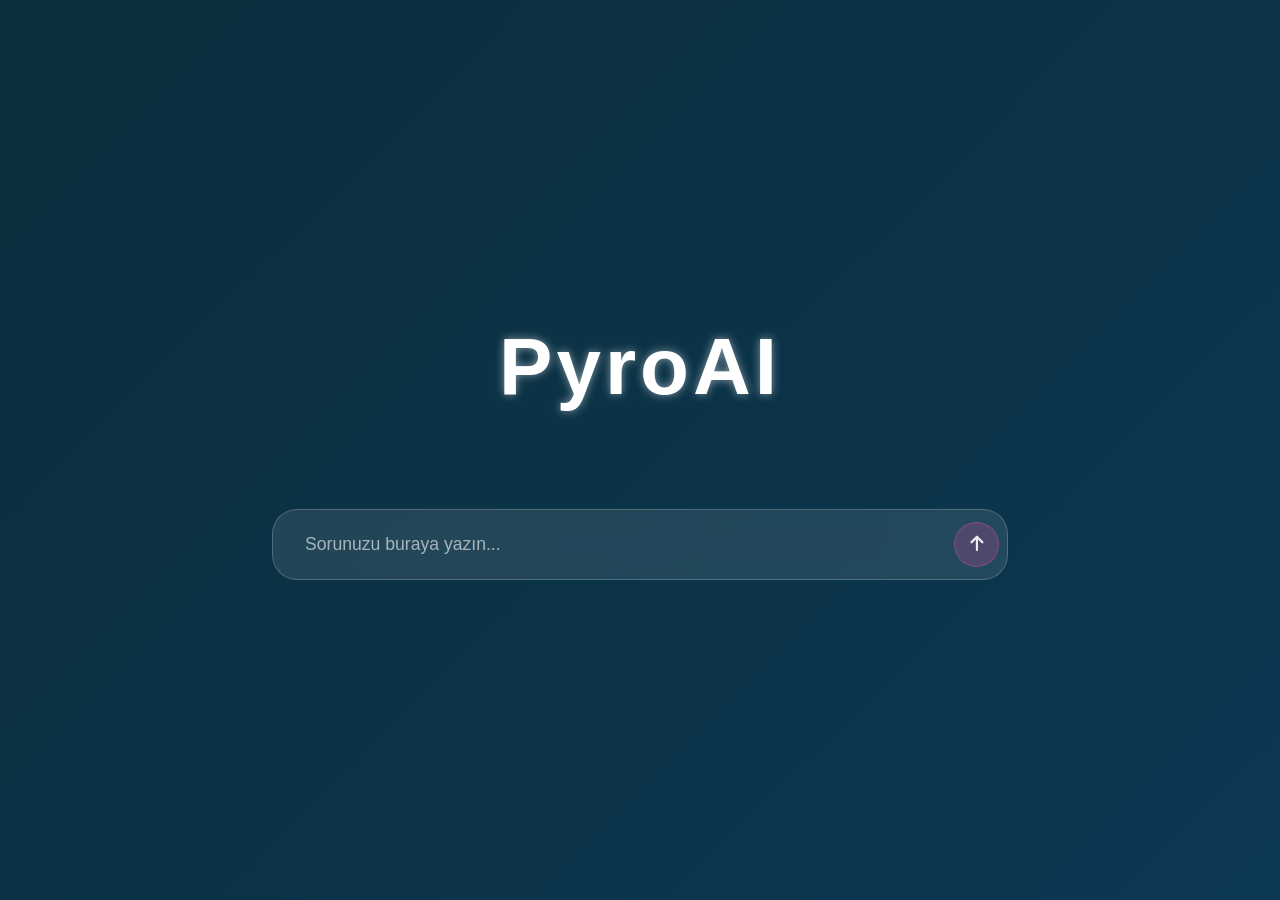
<file: ai.html>
<!DOCTYPE html>
<html lang="tr">
<head>
    <meta charset="UTF-8">
    <meta name="viewport" content="width=device-width, initial-scale=1.0">
    <title>PyroAI</title>
    <link href="https://cdnjs.cloudflare.com/ajax/libs/font-awesome/6.0.0/css/all.min.css" rel="stylesheet">
    <style>
        
    @import url('https://fonts.googleapis.com/css2?family=Poppins:ital,wght@0,100;0,200;0,300;0,400;0,500;0,600;0,700;0,800;0,900;1,100;1,200;1,300;1,400;1,500;1,600;1,700;1,800;1,900&display=swap');


        * {
            margin: 0;
            padding: 0;
            box-sizing: border-box;
        }

        body {
            min-height: 100vh;
            display: flex;
            justify-content: center;
            align-items: center;
            background: linear-gradient(-45deg, #0b0b3b, #3b0b5c, #0b3b5c, #0b2e3b);
            background-size: 400% 400%;
            animation: gradient 15s ease infinite;
            color: white;
            font-family: 'Space Grotesk', sans-serif;
            overflow-x: hidden;
        }

        @keyframes gradient {
            0% { background-position: 0% 50%; }
            50% { background-position: 100% 50%; }
            100% { background-position: 0% 50%; }
        }

        .container {
            width: 90%;
            max-width: 800px;
            text-align: center;
            padding: 2rem;
        }

        .title {
            font-family: 'Rajdhani', sans-serif;
            font-size: 5rem;
            margin-bottom: 2rem;
            text-shadow: 0 0 10px rgba(255,255,255,0.5);
            animation: glow 2s ease-in-out infinite alternate;
            letter-spacing: 4px;
        }

        @keyframes glow {
            from {
                text-shadow: 0 0 10px rgba(255,255,255,0.5),
                            0 0 20px rgba(255,255,255,0.3),
                            0 0 30px #e60073;
            }
            to {
                text-shadow: 0 0 20px rgba(255,255,255,0.7),
                            0 0 30px #ff4da6,
                            0 0 40px #ff4da6,
                            0 0 50px #ff4da6;
            }
        }

        .chat-container {
            max-height: 60vh;
            overflow-y: auto;
            margin: 2rem 0;
            padding: 1rem;
            display: flex;
            flex-direction: column;
            gap: 1rem;
            scroll-behavior: smooth;
        }

        .input-container {
            position: relative;
            display: flex;
            gap: 1rem;
            align-items: center;
            background: rgba(255, 255, 255, 0.1);
            border-radius: 25px;
            padding: 0.5rem;
            backdrop-filter: blur(10px);
            border: 1px solid rgba(255, 255, 255, 0.2);
            transition: all 0.3s ease;
        }

        .input-container:focus-within {
            background: rgba(255, 255, 255, 0.15);
            box-shadow: 0 0 20px rgba(255, 255, 255, 0.2);
            transform: scale(1.01);
        }

        .search-input {
            flex: 1;
            padding: 1rem 1.5rem;
            font-size: 1.1rem;
            border: none;
            background: transparent;
            color: white;
            font-family: 'Space Grotesk', sans-serif;
        }

        .search-input:focus {
            outline: none;
        }

        .search-input::placeholder {
            color: rgba(255,255,255,0.6);
        }

        .send-button {
            background: linear-gradient(45deg, #ff4da6, #e60073);
            border: none;
            border-radius: 50%;
            width: 50px;
            height: 50px;
            display: flex;
            align-items: center;
            justify-content: center;
            cursor: pointer;
            transition: all 0.3s ease;
            position: relative;
            overflow: hidden;
        }

        .send-button::before {
            content: '';
            position: absolute;
            width: 100%;
            height: 100%;
            background: linear-gradient(45deg, #e60073, #ff4da6);
            opacity: 0;
            transition: opacity 0.3s ease;
        }

        /* Gönder butonunu güncelliyoruz */
        .send-button {
            background: rgba(255, 77, 166, 0.2);
            border: 1px solid rgba(255, 77, 166, 0.3);
            border-radius: 50%;
            width: 45px;
            height: 45px;
            display: flex;
            align-items: center;
            justify-content: center;
            cursor: pointer;
            transition: all 0.2s ease;
        }

        .send-button:hover {
            background: rgba(255, 77, 166, 0.3);
            transform: scale(1.05);
        }

        .send-button i {
            color: rgba(255, 255, 255, 0.9);
            font-size: 1.1rem;
        }

        @keyframes fadeIn {
            from { opacity: 0; transform: translateY(10px); }
            to { opacity: 1; transform: translateY(0); }
        }
        .input-container {
            position: relative;
            display: flex;
            gap: 1rem;
            align-items: center;
            background: rgba(255, 255, 255, 0.1);
            border-radius: 25px;
            padding: 0.5rem;
            backdrop-filter: blur(10px);
            border: 1px solid rgba(255, 255, 255, 0.2);
            transition: all 0.3s ease;
        }

        /* Add new styles for image upload */
        .image-upload-menu {
            position: absolute;
            bottom: 100%;
            right: 0;
            background: rgba(255, 255, 255, 0.1);
            backdrop-filter: blur(10px);
            border-radius: 12px;
            padding: 1rem;
            margin-bottom: 10px;
            display: none;
            border: 1px solid rgba(255, 255, 255, 0.2);
        }

        .image-preview-container {
            display: flex;
            flex-wrap: wrap;
            gap: 0.5rem;
            margin-top: 1rem;
        }

        .image-preview {
            width: 60px;
            height: 60px;
            object-fit: cover;
            border-radius: 8px;
            cursor: pointer;
        }

        /* Image modal styles */
        .modal {
            display: none;
            position: fixed;
            top: 0;
            left: 0;
            width: 100%;
            height: 100%;
            background: rgba(0, 0, 0, 0.8);
            z-index: 1000;
        }

        .modal-content {
            max-width: 90%;
            max-height: 90%;
            margin: auto;
            display: block;
            position: relative;
            top: 50%;
            transform: translateY(-50%);
        }

        .close {
            position: absolute;
            right: 20px;
            top: 20px;
            color: white;
            font-size: 30px;
            cursor: pointer;
        }

        /* Typing indicator */
        .typing-indicator {
            display: none;
            padding: 1rem;
            background: rgba(255, 255, 255, 0.05);
            border-radius: 12px;
            margin: 1rem 0;
        }

        .typing-indicator span {
            display: inline-block;
            width: 8px;
            height: 8px;
            background: rgba(255, 77, 166, 0.5);
            border-radius: 50%;
            margin: 0 2px;
            animation: typing 1s infinite;
        }

        .typing-indicator span:nth-child(2) { animation-delay: 0.2s; }
        .typing-indicator span:nth-child(3) { animation-delay: 0.4s; }

        @keyframes typing {
            0%, 100% { transform: translateY(0); }
            50% { transform: translateY(-5px); }
        }

        .loader {
            display: none;
            width: 40px;
            height: 40px;
            margin: 1rem auto;
            border: 3px solid rgba(255, 255, 255, 0.1);
            border-radius: 50%;
            border-top-color: #ff4da6;
            animation: spin 1s ease-in-out infinite;
        }

        @keyframes spin {
            to { transform: rotate(360deg); }
        }

        @keyframes pulse {
            0% {
                transform: scale(0.8);
                box-shadow: 0 0 0 0 rgba(255, 77, 166, 0.7);
            }
            70% {
                transform: scale(1);
                box-shadow: 0 0 0 15px rgba(255, 77, 166, 0);
            }
            100% {
                transform: scale(0.8);
            }
        }

        @keyframes particleMove {
            0% {
                transform: rotate(0deg) translateX(30px) rotate(0deg);
                opacity: 1;
            }
            100% {
                transform: rotate(360deg) translateX(30px) rotate(-360deg);
                opacity: 0;
            }
        }

        /* Mesaj tasarımlarını güncelliyoruz */
        .message {
            max-width: 80%;
            padding: 1rem 1.5rem;
            margin: 0.5rem 0;
            border-radius: 12px;
            text-align: left;
            animation: fadeIn 0.3s ease;
            position: relative;
        }

        .user-message {
            align-self: flex-end;
            margin-left: auto;
            background: rgba(255, 77, 166, 0.2);
            border: 1px solid rgba(255, 77, 166, 0.3);
            backdrop-filter: blur(10px);
        }

        .bot-message {
            align-self: flex-start;
            margin-right: auto;
            background: rgba(255, 255, 255, 0.05);
            border: 1px solid rgba(255, 255, 255, 0.1);
            backdrop-filter: blur(10px);
        }

        .message-content {
            word-wrap: break-word;
        }

        .message-time {
            font-size: 0.8rem;
            opacity: 0.7;
            margin-top: 0.5rem;
        }

        .message-actions {
            display: none;
            position: absolute;
            right: 10px;
            top: 5px;
            gap: 5px;
        }

        .message:hover .message-actions {
            display: flex;
        }

        .message-action-btn, .feedback-btn {
            background: none;
            border: none;
            color: rgba(255, 255, 255, 0.7);
            cursor: pointer;
            padding: 2px 5px;
            transition: color 0.2s ease;
        }

        .message-action-btn:hover, .feedback-btn:hover {
            color: rgba(255, 255, 255, 1);
        }

        .feedback-buttons {
            display: none;
            margin-top: 0.5rem;
            gap: 10px;
        }

        .message:hover .feedback-buttons {
            display: flex;
        }


        .message.user {
            align-self: flex-end;
            background: rgba(255, 77, 166, 0.2);
            border: 1px solid rgba(255, 77, 166, 0.3);
            backdrop-filter: blur(10px);
        }

        .message.ai {
            align-self: flex-start;
            background: rgba(255, 255, 255, 0.05);
            border: 1px solid rgba(255, 255, 255, 0.1);
            backdrop-filter: blur(10px);
        }

        @keyframes messageSlide {
            to {
                opacity: 1;
                transform: translateY(0);
            }
        }

        .magic-text {
            position: absolute;
            width: 100%;
            text-align: center;
            bottom: -30px;
            font-size: 0.9rem;
            color: #ff4da6;
            text-transform: uppercase;
            letter-spacing: 2px;
            animation: fadeInOut 2s ease-in-out infinite;
        }

        @keyframes fadeInOut {
            0%, 100% { opacity: 0.3; }
            50% { opacity: 1; }
        }

        .sparkle {
            position: absolute;
            width: 2px;
            height: 2px;
            background: white;
            border-radius: 50%;
            animation: sparkle 1.5s linear infinite;
        }

        @keyframes sparkle {
            0% {
                transform: scale(0) rotate(0deg);
                opacity: 0;
            }
            50% {
                transform: scale(1) rotate(180deg);
                opacity: 1;
            }
            100% {
                transform: scale(0) rotate(360deg);
                opacity: 0;
            }
        }

        /* Scrollbar tasarımını sadeleştiriyoruz */
        .chat-container::-webkit-scrollbar {
            width: 6px;
        }

        .chat-container::-webkit-scrollbar-track {
            background: rgba(255, 255, 255, 0.05);
        }

        .chat-container::-webkit-scrollbar-thumb {
            background: rgba(255, 77, 166, 0.5);
            border-radius: 3px;
        }

        .floating {
            animation: float 3s ease-in-out infinite;
        }

        @keyframes float {
            0% { transform: translateY(0px); }
            50% { transform: translateY(-10px); }
            100% { transform: translateY(0px); }
        }
    </style>
</head>
<body>
    <div class="container">
        <h1 class="title floating">PyroAI</h1>
        <div id="chat-messages" class="chat-container"></div>
        <div class="typing-indicator">
            <span></span>
            <span></span>
            <span></span>
        </div>
        <div class="input-container">
            <input type="text" id="user-input" class="search-input" placeholder="Sorunuzu buraya yazın..." autocomplete="off">
            <input type="file" id="image-input" accept="image/*" multiple style="display: none">
            <button id="send-button" class="send-button">
                <i class="fas fa-arrow-up"></i>
            </button>
            <div class="image-upload-menu">
                <input type="file" id="image-input" accept="image/*" multiple>
                <div class="image-preview-container"></div>
            </div>
        </div>
    </div>

    <!-- Image Modal -->
    <div id="image-modal" class="modal">
        <span class="close image-modal-close">&times;</span>
        <img id="full-size-image" class="modal-content">
    </div>

    <script src="exampleaiapi.js"></script>
    <script>
        let longPressTimer;
        const sendButton = document.querySelector('#send-button');
        const imageUploadMenu = document.querySelector('.image-upload-menu');

        // Long press detection for image upload
        sendButton.addEventListener('mousedown', () => {
            longPressTimer = setTimeout(() => {
                imageUploadMenu.style.display = 'block';
            }, 500);
        });

        sendButton.addEventListener('mouseup', () => {
            clearTimeout(longPressTimer);
        });

        sendButton.addEventListener('mouseleave', () => {
            clearTimeout(longPressTimer);
        });

        // Close image upload menu when clicking outside
        document.addEventListener('click', (e) => {
            if (!imageUploadMenu.contains(e.target) && e.target !== sendButton) {
                imageUploadMenu.style.display = 'none';
            }
        });

        // Initialize the chat interface
        window.addEventListener('load', () => {
            loadConversations();
            const savedSettings = localStorage.getItem('userSettings');
            if (savedSettings) {
                userSettings = JSON.parse(savedSettings);
            }
        });
    </script>
</body>
</html>
</file>
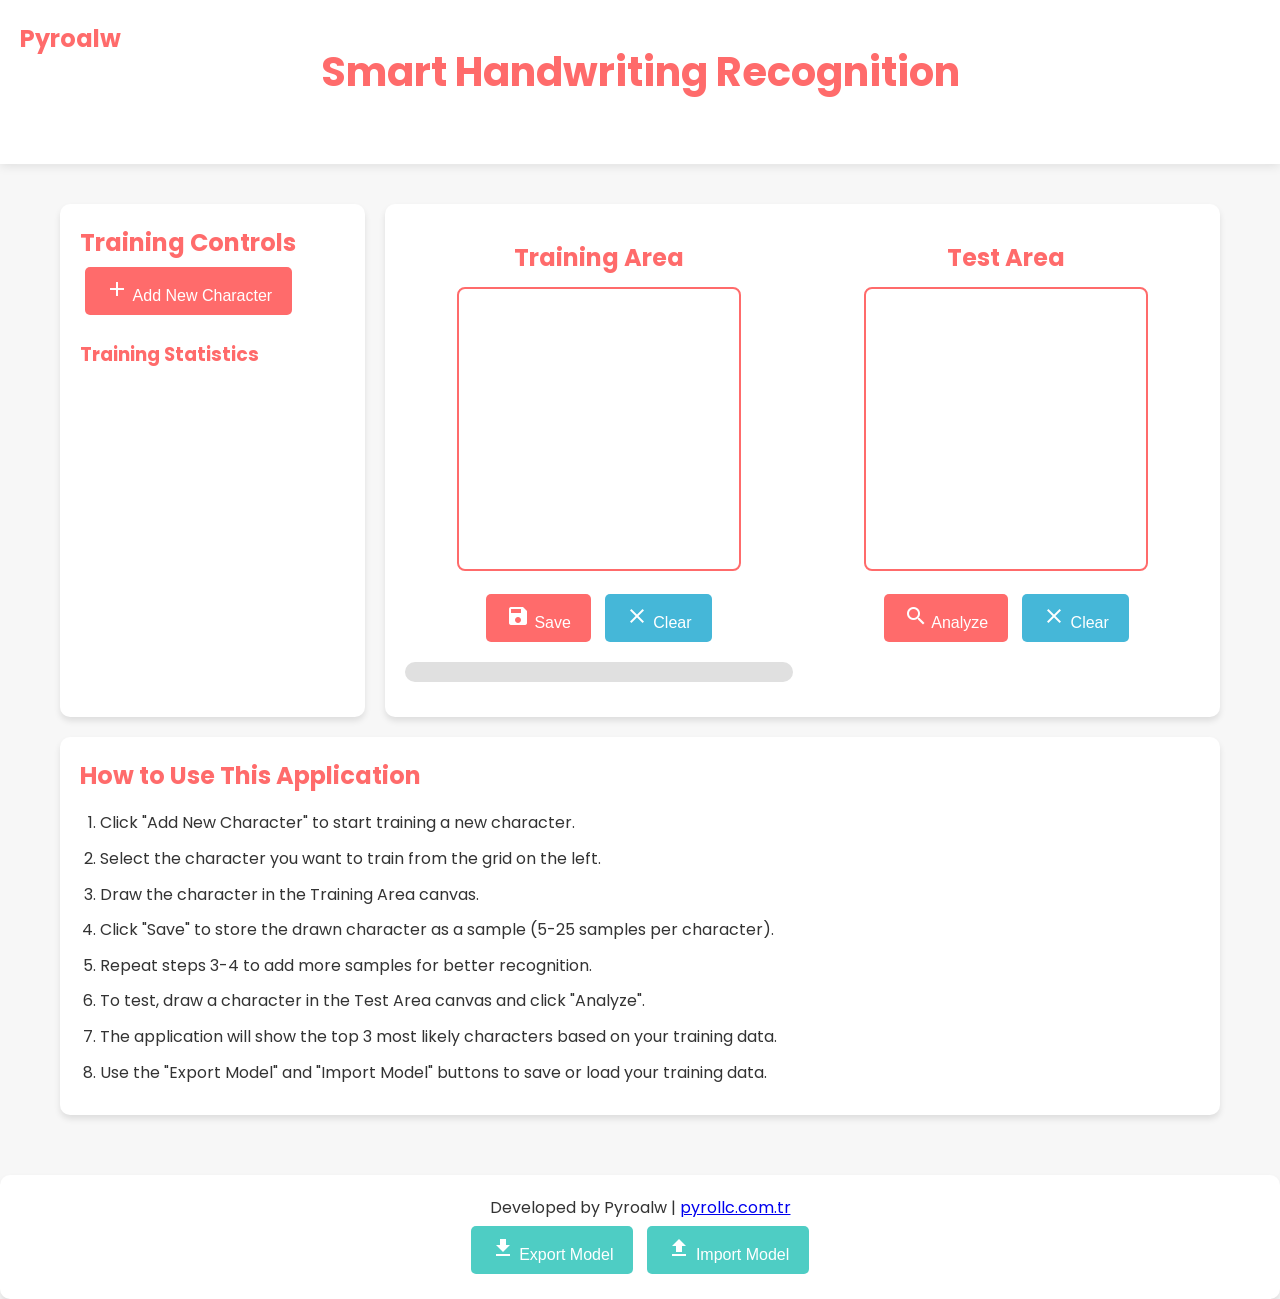
<file: aidemo.html>
<!DOCTYPE html>
<html lang="en">
<head>
    <meta charset="UTF-8">
    <meta name="viewport" content="width=device-width, initial-scale=1.0">
    <title>Pyroalw Handwriting Recognition Demo</title>
    <link href="https://fonts.googleapis.com/css2?family=Poppins:wght@300;400;500;600&display=swap" rel="stylesheet">
    <link href="https://fonts.googleapis.com/icon?family=Material+Icons" rel="stylesheet">
    <style>
        :root {
            --primary-color: #ff6b6b;
            --secondary-color: #4ecdc4;
            --accent-color: #45b7d8;
            --background-color: #f7f7f7;
            --text-color: #333;
            --light-gray: #e0e0e0;
            --dark-gray: #757575;
        }

        * {
            margin: 0;
            padding: 0;
            box-sizing: border-box;
        }

        body {
            font-family: 'Poppins', sans-serif;
            background-color: var(--background-color);
            color: var(--text-color);
            line-height: 1.6;
        }

        .container {
            max-width: 1200px;
            margin: 0 auto;
            padding: 20px;
        }

        header {
            background-color: #fff;
            box-shadow: 0 2px 10px rgba(0,0,0,0.1);
            padding: 20px 0;
            position: relative;
        }

        .logo {
            position: absolute;
            top: 20px;
            left: 20px;
            font-size: 24px;
            font-weight: bold;
            color: var(--primary-color);
        }

        h1, h2, h3 {
            color: var(--primary-color);
        }

        .app-title {
            font-size: 2.5rem;
            text-align: center;
            margin-bottom: 20px;
        }

        .dashboard {
            display: flex;
            flex-wrap: wrap;
            gap: 20px;
            margin-top: 20px;
        }

        .sidebar, .main-content {
            background: #fff;
            border-radius: 10px;
            box-shadow: 0 4px 6px rgba(0,0,0,0.1);
            padding: 20px;
        }

        .sidebar {
            flex: 1;
            min-width: 250px;
        }

        .main-content {
            flex: 3;
            min-width: 300px;
        }

        .character-grid {
            display: grid;
            grid-template-columns: repeat(auto-fill, minmax(60px, 1fr));
            gap: 10px;
            margin-top: 20px;
        }

        .character-item {
            background-color: var(--light-gray);
            border-radius: 8px;
            padding: 10px;
            text-align: center;
            cursor: pointer;
            transition: all 0.3s ease;
        }

        .character-item:hover {
            background-color: var(--primary-color);
            color: #fff;
        }

        .character-item.active {
            background-color: var(--primary-color);
            color: #fff;
        }

        .canvas-container {
            display: flex;
            flex-wrap: wrap;
            gap: 20px;
            justify-content: space-between;
        }

        .canvas-box {
            flex: 1;
            min-width: 280px;
            text-align: center;
        }

        canvas {
            border: 2px solid var(--primary-color);
            border-radius: 8px;
            margin: 10px 0;
            cursor: crosshair;
        }

        .button {
            background-color: var(--primary-color);
            color: #fff;
            border: none;
            padding: 10px 20px;
            border-radius: 5px;
            cursor: pointer;
            transition: all 0.3s ease;
            font-size: 1rem;
            margin: 5px;
        }

        .button:hover {
            background-color: #e05c5c;
        }

        .button-secondary {
            background-color: var(--secondary-color);
        }

        .button-secondary:hover {
            background-color: #3dbdab;
        }

        .button-accent {
            background-color: var(--accent-color);
        }

        .button-accent:hover {
            background-color: #3da7c8;
        }

        .progress-container {
            margin: 15px 0;
        }

        .progress {
            height: 20px;
            background-color: var(--light-gray);
            border-radius: 10px;
            overflow: hidden;
        }

        .progress-bar {
            height: 100%;
            background-color: var(--secondary-color);
            width: 0%;
            transition: width 0.3s ease;
        }

        #notification {
            position: fixed;
            top: 20px;
            right: 20px;
            padding: 15px;
            border-radius: 5px;
            color: #fff;
            font-weight: bold;
            display: none;
            z-index: 1000;
        }

        .guide {
            background-color: #fff;
            border-radius: 10px;
            box-shadow: 0 4px 6px rgba(0,0,0,0.1);
            padding: 20px;
            margin-top: 20px;
        }

        .guide h2 {
            color: var(--primary-color);
            margin-bottom: 15px;
        }

        .guide ol {
            padding-left: 20px;
        }

        .guide li {
            margin-bottom: 10px;
        }

        footer {
            text-align: center;
            margin-top: 40px;
            padding: 20px;
            background-color: #fff;
            border-radius: 10px;
            box-shadow: 0 4px 6px rgba(0,0,0,0.1);
        }

        .tooltip {
            position: relative;
            display: inline-block;
        }

        .tooltip .tooltiptext {
            visibility: hidden;
            width: 200px;
            background-color: #333;
            color: #fff;
            text-align: center;
            border-radius: 6px;
            padding: 5px;
            position: absolute;
            z-index: 1;
            bottom: 125%;
            left: 50%;
            margin-left: -100px;
            opacity: 0;
            transition: opacity 0.3s;
        }

        .tooltip:hover .tooltiptext {
            visibility: visible;
            opacity: 1;
        }

        #currentCharacter {
            font-size: 1.5rem;
            font-weight: bold;
            color: var(--primary-color);
            text-align: center;
            margin-bottom: 15px;
        }

        @media (max-width: 768px) {
            .dashboard {
                flex-direction: column;
            }

            .sidebar, .main-content {
                width: 100%;
            }

            .canvas-container {
                flex-direction: column;
            }

            .canvas-box {
                width: 100%;
            }

            .logo {
                position: static;
                text-align: center;
                margin-bottom: 10px;
            }
        }
    </style>
</head>
<body>
    <header>
        <div class="container">
            <div class="logo">Pyroalw</div>
            <h1 class="app-title">Smart Handwriting Recognition</h1>
        </div>
    </header>

    <main class="container">
        <div class="dashboard">
            <aside class="sidebar">
                <h2>Training Controls</h2>
                <button class="button" onclick="addNewCharacter()">
                    <span class="material-icons">add</span> Add New Character
                </button>
                <div class="character-grid" id="characterGrid"></div>
                <div class="stats-panel">
                    <h3>Training Statistics</h3>
                    <div id="trainingStats"></div>
                </div>
            </aside>

            <section class="main-content">
                <div id="currentCharacter"></div>
                <div class="canvas-container">
                    <div class="canvas-box">
                        <h2>Training Area</h2>
                        <canvas id="trainCanvas" width="280" height="280"></canvas>
                        <div>
                            <button class="button tooltip" onclick="saveDrawing()">
                                <span class="material-icons">save</span> Save
                                <span class="tooltiptext">Save the current drawing as a sample</span>
                            </button>
                            <button class="button button-accent tooltip" onclick="clearCanvas('train')">
                                <span class="material-icons">clear</span> Clear
                                <span class="tooltiptext">Clear the training canvas</span>
                            </button>
                        </div>
                        <div class="progress-container">
                            <div class="progress">
                                <div id="progressBar" class="progress-bar"></div>
                            </div>
                            <div id="progressText"></div>
                        </div>
                    </div>

                    <div class="canvas-box">
                        <h2>Test Area</h2>
                        <canvas id="testCanvas" width="280" height="280"></canvas>
                        <div>
                            <button class="button tooltip" onclick="analyze()">
                                <span class="material-icons">search</span> Analyze
                                <span class="tooltiptext">Analyze the drawn character</span>
                            </button>
                            <button class="button button-accent tooltip" onclick="clearCanvas('test')">
                                <span class="material-icons">clear</span> Clear
                                <span class="tooltiptext">Clear the test canvas</span>
                            </button>
                        </div>
                        <div id="result" class="stats-panel"></div>
                    </div>
                </div>
            </section>
        </div>

        <div class="guide">
            <h2>How to Use This Application</h2>
            <ol>
                <li>Click "Add New Character" to start training a new character.</li>
                <li>Select the character you want to train from the grid on the left.</li>
                <li>Draw the character in the Training Area canvas.</li>
                <li>Click "Save" to store the drawn character as a sample (5-25 samples per character).</li>
                <li>Repeat steps 3-4 to add more samples for better recognition.</li>
                <li>To test, draw a character in the Test Area canvas and click "Analyze".</li>
                <li>The application will show the top 3 most likely characters based on your training data.</li>
                <li>Use the "Export Model" and "Import Model" buttons to save or load your training data.</li>
            </ol>
        </div>
    </main>

    <footer>
        <p>Developed by Pyroalw | <a href="https://pyrollc.com.tr" target="_blank">pyrollc.com.tr</a></p>
        <div>
            <button class="button button-secondary tooltip" onclick="exportModel()">
                <span class="material-icons">file_download</span> Export Model
                <span class="tooltiptext">Save your current training data</span>
            </button>
            <input type="file" id="modelUpload" style="display: none" onchange="importModel(event)">
            <button class="button button-secondary tooltip" onclick="document.getElementById('modelUpload').click()">
                <span class="material-icons">file_upload</span> Import Model
                <span class="tooltiptext">Load previously saved training data</span>
            </button>
        </div>
    </footer>

    <div id="notification"></div>

    <script>
        let currentChar = '';
        let samples = {};
        let isDrawing = false;
        let lastX = 0;
        let lastY = 0;
        const MIN_SAMPLES = 5;
        const MAX_SAMPLES = 25;

        const trainCanvas = document.getElementById('trainCanvas');
        const testCanvas = document.getElementById('testCanvas');
        const trainCtx = trainCanvas.getContext('2d');
        const testCtx = testCanvas.getContext('2d');

        function setupCanvas(canvas) {
            const ctx = canvas.getContext('2d');
            ctx.lineWidth = 8;
            ctx.lineCap = 'round';
            ctx.strokeStyle = 'black';

            canvas.addEventListener('mousedown', startDrawing);
            canvas.addEventListener('mousemove', draw);
            canvas.addEventListener('mouseup', stopDrawing);
            canvas.addEventListener('mouseout', stopDrawing);
            canvas.addEventListener('touchstart', handleTouch);
            canvas.addEventListener('touchmove', handleTouch);
            canvas.addEventListener('touchend', stopDrawing);
        }

        function startDrawing(e) {
            isDrawing = true;
            [lastX, lastY] = getCoordinates(e);
        }

        function draw(e) {
            if (!isDrawing) return;
            const ctx = e.target.getContext('2d');
            const [x, y] = getCoordinates(e);
            
            ctx.beginPath();
            ctx.moveTo(lastX, lastY);
            ctx.lineTo(x, y);
            ctx.stroke();
            [lastX, lastY] = [x, y];
        }

        function stopDrawing() {
            isDrawing = false;
        }

        function getCoordinates(e) {
            const rect = e.target.getBoundingClientRect();
            const x = e.clientX || e.touches[0].clientX;
            const y = e.clientY || e.touches[0].clientY;
            return [
                x - rect.left,
                y - rect.top
            ];
        }

        function handleTouch(e) {
            e.preventDefault();
            const touch = e.touches[0];
            const mouseEvent = new MouseEvent(e.type === 'touchstart' ? 'mousedown' : 'mousemove', {
                clientX: touch.clientX,
                clientY: touch.clientY
            });
            e.target.dispatchEvent(mouseEvent);
        }

        function addNewCharacter() {
            const char = prompt('Enter the character you want to train:');
            if (!char) return;
            
            if (!samples[char]) {
                samples[char] = [];
                updateCharacterGrid();
                showNotification(`Character "${char}" added`, 'success');
            }
            selectCharacter(char);
        }

        function selectCharacter(char) {
            currentChar = char;
            updateCharacterGrid();
            updateProgress();
            document.getElementById('currentCharacter').textContent = `Training: ${char}`;
        }

        function updateCharacterGrid() {
            const grid = document.getElementById('characterGrid');
            grid.innerHTML = Object.keys(samples).map(char => `
                <div class="character-item ${char === currentChar ? 'active' : ''}"
                     onclick="selectCharacter('${char}')">
                    ${char}<br>
                    <small>${samples[char].length}/${MAX_SAMPLES}</small>
                </div>
            `).join('');
        }

        function saveDrawing() {
            if (!currentChar) {
                showNotification('Please select a character first', 'warning');
                return;
            }

            if (samples[currentChar].length >= MAX_SAMPLES) {
                showNotification(`Maximum number of samples (${MAX_SAMPLES}) reached for this character`, 'warning');
                return;
            }

            const imageData = trainCtx.getImageData(0, 0, trainCanvas.width, trainCanvas.height);
            samples[currentChar].push(imageData);
            updateProgress();
            updateCharacterGrid();
            clearCanvas('train');
            showNotification(`Sample saved (${samples[currentChar].length}/${MAX_SAMPLES})`, 'success');
        }

        function clearCanvas(type) {
            const canvas = type === 'train' ? trainCanvas : testCanvas;
            const ctx = canvas.getContext('2d');
            ctx.clearRect(0, 0, canvas.width, canvas.height);
            if (type === 'test') {
                document.getElementById('result').innerHTML = '';
            }
        }

        function exportModel() {
            const modelData = JSON.stringify(samples);
            const blob = new Blob([modelData], {type: 'application/json'});
            const url = URL.createObjectURL(blob);
            const a = document.createElement('a');
            a.href = url;
            a.download = 'handwriting-model.json';
            a.click();
            URL.revokeObjectURL(url);
            showNotification('Model successfully exported', 'success');
        }

        function importModel(event) {
            const file = event.target.files[0];
            if (!file) return;

            const reader = new FileReader();
            reader.onload = function(e) {
                try {
                    samples = JSON.parse(e.target.result);
                    updateCharacterGrid();
                    updateProgress();
                    showNotification('Model successfully imported', 'success');
                } catch (error) {
                    showNotification('Error loading model', 'error');
                }
            };
            reader.readAsText(file);
        }

        function updateProgress() {
            if (!currentChar) return;
            
            const progress = (samples[currentChar].length / MAX_SAMPLES) * 100;
            document.getElementById('progressBar').style.width = `${progress}%`;
            document.getElementById('progressText').innerHTML = 
                `${samples[currentChar].length}/${MAX_SAMPLES} samples for "${currentChar}"`;
        }

        function showNotification(message, type = 'success') {
            const notification = document.getElementById('notification');
            notification.textContent = message;
            notification.style.display = 'block';
            notification.style.backgroundColor = type === 'success' ? '#4CAF50' : 
                                                 type === 'warning' ? '#FFC107' : '#f44336';
            setTimeout(() => {
                notification.style.display = 'none';
            }, 3000);
        }

        function analyze() {
            if (Object.keys(samples).length === 0) {
                showNotification('Please train some characters first', 'warning');
                return;
            }

            const testImageData = testCtx.getImageData(0, 0, testCanvas.width, testCanvas.height);
            let bestMatches = [];

            for (let char in samples) {
                for (let sample of samples[char]) {
                    const similarity = compareImages(testImageData, sample);
                    bestMatches.push({char, similarity});
                }
            }

            bestMatches.sort((a, b) => b.similarity - a.similarity);
            const top3 = bestMatches.slice(0, 3);

            document.getElementById('result').innerHTML = `
                <h3>Most Likely Characters:</h3>
                ${top3.map((match, index) => `
                    <div style="margin: 10px 0;">
                        <div style="display: flex; justify-content: space-between; margin: 5px 0;">
                            <strong>${index + 1}. ${match.char}</strong>
                            <span>${(match.similarity * 100).toFixed(1)}% match</span>
                        </div>
                        <div class="progress">
                            <div class="progress-bar" style="width: ${match.similarity * 100}%"></div>
                        </div>
                    </div>
                `).join('')}
            `;
        }

        function compareImages(img1, img2) {
            const data1 = img1.data;
            const data2 = img2.data;
            let matchingPixels = 0;
            let totalPixels = 0;

            for (let i = 0; i < data1.length; i += 4) {
                if (data1[i + 3] > 0 && data2[i + 3] > 0) {
                    matchingPixels++;
                }
                if (data1[i + 3] > 0 || data2[i + 3] > 0) {
                    totalPixels++;
                }
            }

            return totalPixels > 0 ? matchingPixels / totalPixels : 0;
        }

        setupCanvas(trainCanvas);
        setupCanvas(testCanvas);
        updateCharacterGrid();
        updateProgress();
    </script>
</body>
</html>
</file>
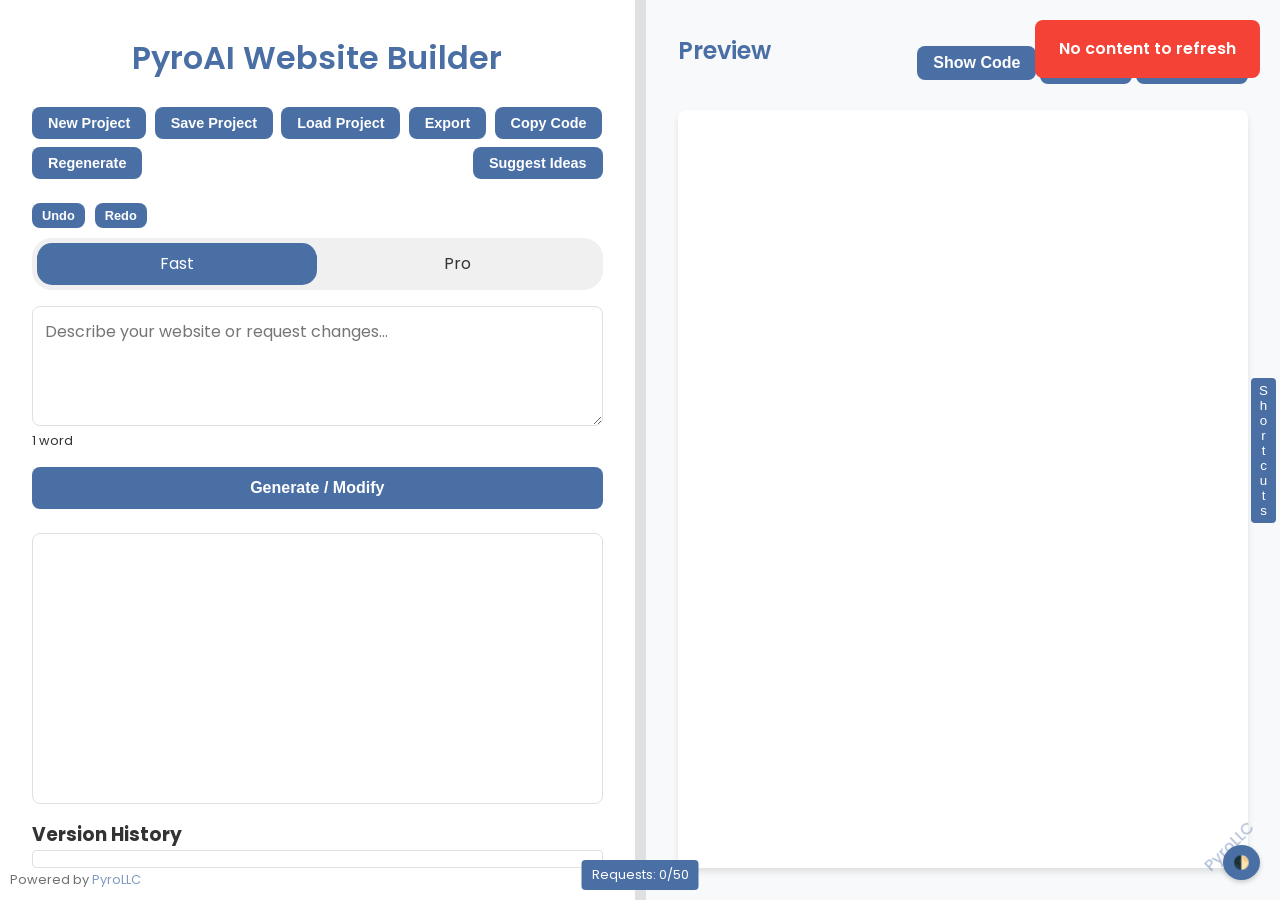
<file: aiwebgen.html>
<!DOCTYPE html>
<html lang="en">
<head>
    <meta charset="UTF-8">
    <meta name="viewport" content="width=device-width, initial-scale=1.0">
    <title>PyroAI Website Builder by PyroLLC</title>
    <link href="https://fonts.googleapis.com/css2?family=Poppins:wght@300;400;600&display=swap" rel="stylesheet">
    <style>
        :root {
            --primary-color: #4a6fa5;
            --secondary-color: #f8f9fa;
            --accent-color: #ff6b6b;
            --text-color: #333;
            --border-color: #e0e0e0;
            --success-color: #4caf50;
            --error-color: #f44336;
        }

        * {
            box-sizing: border-box;
            margin: 0;
            padding: 0;
        }

        body {
            font-family: 'Poppins', sans-serif;
            line-height: 1.6;
            color: var(--text-color);
            background-color: var(--secondary-color);
        }

        .container {
            display: flex;
            height: 100vh;
            overflow: hidden;
        }

        .panel {
            flex: 1;
            padding: 2rem;
            display: flex;
            flex-direction: column;
            min-width: 300px;
        }

        .edit-panel {
            background-color: #fff;
            border-right: 1px solid var(--border-color);
        }

        .preview-panel {
            background-color: var(--secondary-color);
        }

        .resizer {
            width: 10px;
            background-color: var(--border-color);
            cursor: col-resize;
            transition: background-color 0.3s ease;
        }

        .resizer:hover {
            background-color: var(--primary-color);
        }

        h1, h2 {
            text-align: center;
            margin-bottom: 1.5rem;
            color: var(--primary-color);
            font-weight: 600;
        }

        .input-container {
            display: flex;
            flex-direction: column;
            margin-bottom: 1.5rem;
        }

        #promptInput {
            width: 100%;
            height: 120px;
            padding: 0.75rem;
            border: 1px solid var(--border-color);
            border-radius: 8px;
            resize: vertical;
            font-family: 'Poppins', sans-serif;
            font-size: 1rem;
            transition: all 0.3s ease;
        }

        #promptInput:focus {
            outline: none;
            border-color: var(--primary-color);
            box-shadow: 0 0 0 2px rgba(74, 111, 165, 0.2);
        }

        .button {
            padding: 0.75rem 1rem;
            background-color: var(--primary-color);
            color: #fff;
            border: none;
            border-radius: 8px;
            cursor: pointer;
            transition: all 0.3s ease;
            font-size: 1rem;
            font-weight: 600;
        }

        .button:hover {
            background-color: #3a5a8c;
            transform: translateY(-2px);
        }

        .button:active {
            transform: translateY(0);
        }

        #sendPrompt {
            margin-top: 1rem;
        }

        .chat-container {
            flex: 1;
            overflow-y: auto;
            border: 1px solid var(--border-color);
            border-radius: 8px;
            padding: 1rem;
            background-color: #fff;
        }

        .message {
            margin-bottom: 1rem;
            padding: 0.75rem;
            border-radius: 8px;
            animation: fadeInUp 0.5s ease;
        }

        @keyframes fadeInUp {
            from { opacity: 0; transform: translateY(20px); }
            to { opacity: 1; transform: translateY(0); }
        }

        .user-message {
            background-color: #e8f4fd;
            align-self: flex-end;
        }

        .ai-message {
            background-color: #f0f0f0;
            align-self: flex-start;
        }

        .preview-container {
            flex: 1;
            display: flex;
            flex-direction: column;
            position: relative;
        }

        .preview-header {
            display: flex;
            justify-content: space-between;
            align-items: center;
            margin-bottom: 1rem;
        }

        .toggle-button {
            padding: 0.5rem 1rem;
        }

        #previewFrame {
            flex: 1;
            border: none;
            border-radius: 8px;
            background-color: #fff;
            box-shadow: 0 4px 6px rgba(0, 0, 0, 0.1);
            transition: all 0.3s ease;
        }

        #codePreview {
            flex: 1;
            padding: 1rem;
            border: 1px solid var(--border-color);
            border-radius: 8px;
            background-color: #fff;
            font-family: 'Courier New', monospace;
            white-space: pre-wrap;
            overflow-y: auto;
            display: none;
            font-size: 0.9rem;
            line-height: 1.4;
        }

        .loading {
            position: absolute;
            top: 50%;
            left: 50%;
            transform: translate(-50%, -50%);
            display: flex;
            flex-direction: column;
            align-items: center;
            justify-content: center;
        }

        .loading-spinner {
            width: 50px;
            height: 50px;
            border: 3px solid var(--primary-color);
            border-top: 3px solid transparent;
            border-radius: 50%;
            animation: spin 1s linear infinite;
        }

        .loading-text {
            margin-top: 10px;
            font-weight: bold;
            color: var(--primary-color);
        }

        @keyframes spin {
            0% { transform: rotate(0deg); }
            100% { transform: rotate(360deg); }
        }

        .toolbar {
            display: flex;
            justify-content: space-between;
            margin-bottom: 1.5rem;
            flex-wrap: wrap;
            gap: 0.5rem;
        }

        .toolbar button {
            padding: 0.5rem 1rem;
            font-size: 0.9rem;
        }

        .modal {
            display: none;
            position: fixed;
            z-index: 1000;
            left: 0;
            top: 0;
            width: 100%;
            height: 100%;
            background-color: rgba(0,0,0,0.4);
            animation: fadeIn 0.3s ease;
        }

        @keyframes fadeIn {
            from { opacity: 0; }
            to { opacity: 1; }
        }

        .modal-content {
            background-color: #fefefe;
            margin: 15% auto;
            padding: 2rem;
            border: 1px solid #888;
            width: 80%;
            max-width: 500px;
            border-radius: 8px;
            box-shadow: 0 4px 6px rgba(0, 0, 0, 0.1);
            animation: slideIn 0.3s ease;
        }

        @keyframes slideIn {
            from { transform: translateY(-50px); opacity: 0; }
            to { transform: translateY(0); opacity: 1; }
        }

        .close {
            color: #aaa;
            float: right;
            font-size: 28px;
            font-weight: bold;
            cursor: pointer;
            transition: color 0.3s ease;
        }

        .close:hover,
        .close:focus {
            color: #000;
        }

        #exportOptions {
            margin-top: 1.5rem;
        }

        #exportOptions label {
            display: block;
            margin-bottom: 0.5rem;
        }

        #notification {
            position: fixed;
            top: 20px;
            right: 20px;
            padding: 1rem 1.5rem;
            border-radius: 8px;
            color: #fff;
            font-weight: 600;
            display: none;
            animation: slideInRight 0.3s ease, fadeOut 0.3s ease 2.7s;
            z-index: 1000;
        }

        @keyframes slideInRight {
            from { transform: translateX(100%); opacity: 0; }
            to { transform: translateX(0); opacity: 1; }
        }

        @keyframes fadeOut {
            from { opacity: 1; }
            to { opacity: 0; }
        }

        .success {
            background-color: var(--success-color);
        }

        .error {
            background-color: var(--error-color);
        }

        .mode-switch {
            display: flex;
            align-items: center;
            margin-bottom: 1rem;
            background-color: #f0f0f0;
            border-radius: 20px;
            padding: 5px;
        }

        .mode-switch label {
            flex: 1;
            text-align: center;
            padding: 8px 16px;
            cursor: pointer;
            border-radius: 15px;
            transition: all 0.3s ease;
        }

        .mode-switch input[type="radio"] {
            display: none;
        }

        .mode-switch input[type="radio"]:checked + label {
            background-color: var(--primary-color);
            color: white;
        }

        .magic-animation {
            position: fixed;
            pointer-events: none;
            z-index: 9999;
        }

        @keyframes magicSpark {
            0% { transform: scale(0) rotate(0deg); opacity: 1; }
            100% { transform: scale(1) rotate(360deg); opacity: 0; }
        }

        .fullscreen-preview {
            position: fixed;
            top: 0;
            left: 0;
            width: 100%;
            height: 100%;
            z-index: 1001;
            background-color: white;
            display: none;
        }

        .fullscreen-preview iframe {
            width: 100%;
            height: 100%;
            border: none;
        }

        .exit-fullscreen {
            position: absolute;
            top: 20px;
            right: 20px;
            background-color: var(--primary-color);
            color: white;
            border: none;
            padding: 10px 20px;
            border-radius: 5px;
            cursor: pointer;
            z-index: 1002;
        }

        .theme-toggle {
            position: fixed;
            bottom: 20px;
            right: 20px;
            background-color: var(--primary-color);
            color: white;
            border: none;
            padding: 10px;
            border-radius: 50%;
            cursor: pointer;
            z-index: 1000;
            box-shadow: 0 2px 5px rgba(0,0,0,0.2);
        }

        .dark-mode {
            --primary-color: #61dafb;
            --secondary-color: #282c34;
            --text-color: #ffffff;
            --border-color: #4a4a4a;
        }

        .dark-mode body {
            background-color: var(--secondary-color);
            color: var(--text-color);
        }

        .dark-mode .edit-panel,
        .dark-mode .preview-panel,
        .dark-mode #previewFrame,
        .dark-mode #codePreview {
            background-color: #1e1e1e;
        }

        .dark-mode .message {
            background-color: #2c2c2c;
        }

        .dark-mode .user-message {
            background-color: #1a3a5a;
        }

        .dark-mode .ai-message {
            background-color: #2a2a2a;
        }

        .attribution {
            position: fixed;
            bottom: 10px;
            left: 10px;
            font-size: 0.8rem;
            color: var(--text-color);
            opacity: 0.7;
        }

        .attribution a {
            color: var(--primary-color);
            text-decoration: none;
        }

        .attribution a:hover {
            text-decoration: underline;
        }

        .pyro-watermark {
            position: fixed;
            bottom: 40px;
            right: 20px;
            font-size: 1rem;
            color: var(--primary-color);
            opacity: 0.5;
            pointer-events: none;
            z-index: 1000;
            transform: rotate(-45deg);
        }

        .feature-tooltip {
            position: absolute;
            background-color: var(--primary-color);
            color: white;
            padding: 5px 10px;
            border-radius: 4px;
            font-size: 0.8rem;
            z-index: 1000;
            opacity: 0;
            transition: opacity 0.3s ease;
        }

        .feature-tooltip::after {
            content: '';
            position: absolute;
            top: 100%;
            left: 50%;
            margin-left: -5px;
            border-width: 5px;
            border-style: solid;
            border-color: var(--primary-color) transparent transparent transparent;
        }

        .undo-redo {
            display: flex;
            gap: 10px;
            margin-bottom: 10px;
        }

        .undo-redo button {
            padding: 5px 10px;
            font-size: 0.8rem;
        }

        .shortcut-panel {
            position: fixed;
            top: 50%;
            right: -250px;
            transform: translateY(-50%);
            width: 250px;
            background-color: var(--secondary-color);
            border: 1px solid var(--border-color);
            border-radius: 8px 0 0 8px;
            padding: 1rem;
            transition: right 0.3s ease;
            z-index: 1000;
        }

        .shortcut-panel.open {
            right: 0;
        }

        .shortcut-toggle {
            position: absolute;
            left: -30px;
            top: 50%;
            transform: translateY(-50%);
            background-color: var(--primary-color);
            color: white;
            border: none;
            padding: 5px;
            cursor: pointer;
            border-radius: 4px;
            writing-mode: vertical-rl;
            text-orientation: upright;
        }

        .shortcut-list {
            list-style-type: none;
            padding: 0;
        }

        .shortcut-list li {
            margin-bottom: 0.5rem;
        }

        .shortcut-key {
            display: inline-block;
            background-color: var(--border-color);
            padding: 2px 5px;
            border-radius: 3px;
            font-family: monospace;
            margin-right: 5px;
        }

        .word-count {
            font-size: 0.8rem;
            color: var(--text-color);
            margin-top: 5px;
        }

        .theme-select {
            padding: 5px;
            border-radius: 4px;
            border: 1px solid var(--border-color);
            background-color: var(--secondary-color);
            color: var(--text-color);
        }

        .version-control {
            margin-top: 1rem;
        }

        .version-list {
            max-height: 200px;
            overflow-y: auto;
            border: 1px solid var(--border-color);
            border-radius: 4px;
            padding: 0.5rem;
        }

        .version-item {
            display: flex;
            justify-content: space-between;
            align-items: center;
            padding: 0.5rem;
            border-bottom: 1px solid var(--border-color);
        }

        .version-item:last-child {
            border-bottom: none;
        }

        .version-item button {
            padding: 2px 5px;
            font-size: 0.8rem;
        }

        .limit-indicator {
            position: fixed;
            bottom: 10px;
            left: 50%;
            transform: translateX(-50%);
            background-color: var(--primary-color);
            color: white;
            padding: 5px 10px;
            border-radius: 4px;
            font-size: 0.8rem;
            z-index: 1000;
        }

        .idea-suggestion {
            margin-top: 1rem;
            padding: 1rem;
            background-color: #f0f0f0;
            border-radius: 8px;
        }

        .idea-suggestion h3 {
            margin-bottom: 0.5rem;
        }

        .idea-suggestion ul {
            list-style-type: none;
            padding-left: 0;
        }

        .idea-suggestion li {
            margin-bottom: 0.5rem;
            cursor: pointer;
            transition: color 0.3s ease;
        }

        .idea-suggestion li:hover {
            color: var(--primary-color);
        }

        @media (max-width: 768px) {
            .container {
                flex-direction: column;
            }

            .panel {
                width: 100%;
                min-height: 50vh;
            }

            .resizer {
                width: 100%;
                height: 10px;
                cursor: row-resize;
            }

            .toolbar {
                flex-direction: column;
            }

            .toolbar button {
                width: 100%;
                margin-bottom: 0.5rem;
            }

            .preview-header {
                flex-direction: column;
                align-items: stretch;
            }

            .preview-header button {
                margin-top: 0.5rem;
            }

            .shortcut-panel {
                display: none;
            }
        }
    </style>
</head>
<body>
    <div id="mobileWarning" style="display: none; position: fixed; top: 0; left: 0; right: 0; background-color: var(--error-color); color: white; text-align: center; padding: 15px; z-index: 9999;">
        For the best experience, please use a desktop device.
    </div>
    <div class="container">
        <div class="panel edit-panel">
            <h1>PyroAI Website Builder</h1>
            <div class="toolbar">
                <button id="newProject" class="button">New Project</button>
                <button id="saveProject" class="button">Save Project</button>
                <button id="loadProject" class="button">Load Project</button>
                <button id="exportProject" class="button">Export</button>
                <button id="copyCode" class="button">Copy Code</button>
                <button id="regenerateProject" class="button">Regenerate</button>
                <button id="suggestIdeas" class="button">Suggest Ideas</button>
            </div>
            <div class="undo-redo">
                <button id="undoButton" class="button" disabled>Undo</button>
                <button id="redoButton" class="button" disabled>Redo</button>
            </div>
            <div class="mode-switch">
                <input type="radio" id="fastMode" name="renderMode" value="fast" checked>
                <label for="fastMode">Fast</label>
                <input type="radio" id="proMode" name="renderMode" value="pro">
                <label for="proMode">Pro</label>
            </div>
            <div class="input-container">
                <textarea id="promptInput" placeholder="Describe your website or request changes..."></textarea>
                <div id="wordCount" class="word-count">0 words</div>
                <button id="sendPrompt" class="button">Generate / Modify</button>
            </div>
            <div class="chat-container" id="chatContainer"></div>
            <div class="version-control">
                <h3>Version History</h3>
                <div class="version-list" id="versionList"></div>
            </div>
            <div class="idea-suggestion" id="ideaSuggestion" style="display: none;">
                <h3>Website Ideas</h3>
                <ul id="ideaList"></ul>
            </div>
        </div>
        <div class="resizer" id="dragHandle"></div>
        <div class="panel preview-panel">
            <div class="preview-container">
                <div class="preview-header">
                    <h2>Preview</h2>
                    <div>
                        <button class="button toggle-button" id="togglePreview">Show Code</button>
                        <button class="button" id="refreshPreview">Refresh</button>
                        <button class="button" id="fullscreenPreview">Fullscreen</button>
                    </div>
                </div>
                <iframe id="previewFrame"></iframe>
                <pre id="codePreview"></pre>
                <div class="loading" id="previewLoading" style="display: none;">
                    <div class="loading-spinner"></div>
                    <div class="loading-text">PyroAI is generating...</div>
                </div>
            </div>
        </div>
    </div>

    <div class="fullscreen-preview" id="fullscreenPreview">
        <button class="exit-fullscreen" id="exitFullscreen">Exit Fullscreen</button>
        <iframe id="fullscreenFrame"></iframe>
    </div>

    <div id="exportModal" class="modal">
        <div class="modal-content">
            <span class="close">&times;</span>
            <h2>Export Project</h2>
            <div id="exportOptions">
                <label>
                    <input type="checkbox" id="exportHTML" checked> Export as single HTML file
                </label>
            </div>
            <button id="downloadExport" class="button">Download</button>
        </div>
    </div>

    <div id="notification"></div>

    <button id="themeToggle" class="theme-toggle">🌓</button>

    <div class="attribution">
        Powered by <a href="https://www.pyrollc.com.tr" target="_blank">PyroLLC</a>
    </div>

    <div class="pyro-watermark">PyroLLC</div>

    <div class="shortcut-panel" id="shortcutPanel">
        <button class="shortcut-toggle" id="shortcutToggle">Shortcuts</button>
        <h3>Keyboard Shortcuts</h3>
        <ul class="shortcut-list">
            <li><span class="shortcut-key">Ctrl + Enter</span> Send Prompt</li>
            <li><span class="shortcut-key">Ctrl + S</span> Save Project</li>
            <li><span class="shortcut-key">Ctrl + L</span> Load Project</li>
            <li><span class="shortcut-key">Ctrl + E</span> Export Project</li>
            <li><span class="shortcut-key">Ctrl + Z</span> Undo</li>
            <li><span class="shortcut-key">Ctrl + Y</span> Redo</li>
            <li><span class="shortcut-key">F11</span> Toggle Fullscreen</li>
        </ul>
    </div>

    <div class="limit-indicator" id="limitIndicator"></div>

    <script>
        // Obfuscated API key and limits
        const genaiapi=['QUlTYVNGMm1kMzlEQTFGM0xETDQ='];const PYROLLCbackend=['UFlST0xMQy5DT00uVFIvR0VOQVBJ'];const APIKEY=['aHR0cDovL2FwaS5weXJvbGxjLmNvbS50ci9hcGkvZ2VuZXJhdGUvcHlyb0NvZGVyOjI3Qi9nZW5lcmF0ZS9HUFUzL1EyNDNUOFUyRkcxMlZNMjlWTTI5UzJGTjFUOFUyRkcxMlZNMjQzVDhVMkZHUFlST0xMQw=='];const BACKENDIP=['aHR0cDovL2JhY2tlbmQuc2hlbGwucHlyb2xsYy5jb20udHIvc2hlbGwvREVTS1RPUC0zNE1EMkxMQy9hZG1pbmlzdHJhdG9yLz9vbGxhbWEjcnVuI3B5cm9jb2RlcjoyN0Ijc2VydmUvI0lQPSRjbGllbnQ/cHlyb2xsYy5jb20udHIvYWlnZW53ZWI='];const _0x5a2b=['QUl6YVN5RGU3cmRGVDFlTXFlZ0h0ZFVoTEwwRW9CbUM4WUhOdE9J'];(function(_0x2d8f05,_0x4b81bb){const _0x4d74cb=function(_0x32719f){while(--_0x32719f){_0x2d8f05['push'](_0x2d8f05['shift']());}};_0x4d74cb(++_0x4b81bb);}(_0x5a2b,0x79));const _0x4d74=function(_0x2d8f05,_0x4b81bb){_0x2d8f05=_0x2d8f05-0x0;let _0x4d74cb=_0x5a2b[_0x2d8f05];if(_0x4d74['initialized']===undefined){(function(){const _0x32719f=function(){let _0x2e4a67;try{_0x2e4a67=Function('return\x20(function()\x20'+'{}.constructor(\x22return\x20this\x22)(\x20)'+');')();}catch(_0x1c1a59){_0x2e4a67=window;}return _0x2e4a67;};const _0x5a2b9f=_0x32719f();const _0x274f6e='ABCDEFGHIJKLMNOPQRSTUVWXYZabcdefghijklmnopqrstuvwxyz0123456789+/=';_0x5a2b9f['atob']||(_0x5a2b9f['atob']=function(_0x3e4c21){const _0x14e45a=String(_0x3e4c21)['replace'](/=+$/,'');let _0x3f3b38='';for(let _0x2e0cf1=0x0,_0x27e03e,_0x16c2cc,_0x3d6228=0x0;_0x16c2cc=_0x14e45a['charAt'](_0x3d6228++);~_0x16c2cc&&(_0x27e03e=_0x2e0cf1%0x4?_0x27e03e*0x40+_0x16c2cc:_0x16c2cc,_0x2e0cf1++%0x4)?_0x3f3b38+=String['fromCharCode'](0xff&_0x27e03e>>(-0x2*_0x2e0cf1&0x6)):0x0){_0x16c2cc=_0x274f6e['indexOf'](_0x16c2cc);}return _0x3f3b38;});}());_0x4d74['base64DecodeUnicode']=function(_0x1c1a59){const _0x2e4a67=atob(_0x1c1a59);let _0x5a2b9f='';for(let _0x274f6e=0x0,_0x3e4c21=_0x2e4a67['length'];_0x274f6e<_0x3e4c21;_0x274f6e++){_0x5a2b9f+='%'+('00'+_0x2e4a67['charCodeAt'](_0x274f6e)['toString'](0x10))['slice'](-0x2);}return decodeURIComponent(_0x5a2b9f);};_0x4d74['data']={};_0x4d74['initialized']=!![];}const _0x32719f=_0x4d74['data'][_0x2d8f05];if(_0x32719f===undefined){_0x4d74cb=_0x4d74['base64DecodeUnicode'](_0x4d74cb);_0x4d74['data'][_0x2d8f05]=_0x4d74cb;}else{_0x4d74cb=_0x32719f;}return _0x4d74cb;};const loader=_0x4d74('0x0');

        // Use closure to hide limits
        const getLimits = (function() {
            const MAX_DAILY_REQUESTS = 50;
            const MAX_PROMPT_LENGTH = 500;
            const MAX_IDEA_SUGGESTIONS = 5;
            return {
                getMaxDailyRequests: function() { return MAX_DAILY_REQUESTS; },
                getMaxPromptLength: function() { return MAX_PROMPT_LENGTH; },
                getMaxIdeaSuggestions: function() { return MAX_IDEA_SUGGESTIONS; }
            };
        })();

        const promptInput = document.getElementById('promptInput');
        const sendPromptButton = document.getElementById('sendPrompt');
        const chatContainer = document.getElementById('chatContainer');
        const previewFrame = document.getElementById('previewFrame');
        const codePreview = document.getElementById('codePreview');
        const togglePreviewButton = document.getElementById('togglePreview');
        const newProjectButton = document.getElementById('newProject');
        const saveProjectButton = document.getElementById('saveProject');
        const loadProjectButton = document.getElementById('loadProject');
        const exportProjectButton = document.getElementById('exportProject');
        const regenerateProjectButton = document.getElementById('regenerateProject');
        const exportModal = document.getElementById('exportModal');
        const closeModal = document.getElementsByClassName('close')[0];
        const downloadExportButton = document.getElementById('downloadExport');
        const notification = document.getElementById('notification');
        const fastModeRadio = document.getElementById('fastMode');
        const proModeRadio = document.getElementById('proMode');
        const dragHandle = document.getElementById('dragHandle');
        const editPanel = document.querySelector('.edit-panel');
        const previewPanel = document.querySelector('.preview-panel');
        const refreshPreviewButton = document.getElementById('refreshPreview');
        const previewLoading = document.getElementById('previewLoading');
        const fullscreenPreviewButton = document.getElementById('fullscreenPreview');
        const fullscreenPreviewContainer = document.getElementById('fullscreenPreview');
        const exitFullscreenButton = document.getElementById('exitFullscreen');
        const fullscreenFrame = document.getElementById('fullscreenFrame');
        const themeToggle = document.getElementById('themeToggle');
        const copyCodeButton = document.getElementById('copyCode');
        const wordCount = document.getElementById('wordCount');
        const undoButton = document.getElementById('undoButton');
        const redoButton = document.getElementById('redoButton');
        const shortcutPanel = document.getElementById('shortcutPanel');
        const shortcutToggle = document.getElementById('shortcutToggle');
        const versionList = document.getElementById('versionList');
        const limitIndicator = document.getElementById('limitIndicator');
        const suggestIdeasButton = document.getElementById('suggestIdeas');
        const ideaSuggestion = document.getElementById('ideaSuggestion');
        const ideaList = document.getElementById('ideaList');

        let conversation = [];
        let currentCode = '';
        let isResizing = false;
        let undoStack = [];
        let redoStack = [];
        let codeVersions = [];
        let currentVersionIndex = -1;
        let dailyRequestCount = 0;
        let ideaSuggestionCount = 0;

        sendPromptButton.addEventListener('click', handlePrompt);
        togglePreviewButton.addEventListener('click', togglePreview);
        newProjectButton.addEventListener('click', newProject);
        saveProjectButton.addEventListener('click', saveProject);
        loadProjectButton.addEventListener('click', loadProject);
        exportProjectButton.addEventListener('click', () => exportModal.style.display = 'block');
        closeModal.addEventListener('click', () => exportModal.style.display = 'none');
        downloadExportButton.addEventListener('click', exportProject);
        regenerateProjectButton.addEventListener('click', regenerateProject);
        refreshPreviewButton.addEventListener('click', refreshPreview);
        fullscreenPreviewButton.addEventListener('click', enterFullscreenPreview);
        exitFullscreenButton.addEventListener('click', exitFullscreenPreview);
        themeToggle.addEventListener('click', toggleTheme);
        copyCodeButton.addEventListener('click', copyCodeToClipboard);
        promptInput.addEventListener('input', updateWordCount);
        undoButton.addEventListener('click', undo);
        redoButton.addEventListener('click', redo);
        shortcutToggle.addEventListener('click', toggleShortcutPanel);
        suggestIdeasButton.addEventListener('click', suggestIdeas);

        dragHandle.addEventListener('mousedown', initResize);
        document.addEventListener('mousemove', handleResize);
        document.addEventListener('mouseup', stopResize);

        // Initialize the app
        loadThemePreference();
        refreshPreview();
        updateWordCount();
        checkDeviceWidth();
        loadDailyRequestCount();
        updateLimitIndicator();
        window.addEventListener('resize', checkDeviceWidth);

        function checkDeviceWidth() {
            const mobileWarning = document.getElementById('mobileWarning');
            if (window.innerWidth < 768) {
                mobileWarning.style.display = 'block';
            } else {
                mobileWarning.style.display = 'none';
            }
        }

        async function handlePrompt() {
            const prompt = promptInput.value.trim();
            if (!prompt) {
                showNotification('Please enter a prompt', 'error');
                return;
            }

            if (prompt.length > getLimits.getMaxPromptLength()) {
                showNotification(`Prompt is too long. Please limit to ${getLimits.getMaxPromptLength()} characters.`, 'error');
                return;
            }

            if (dailyRequestCount >= getLimits.getMaxDailyRequests()) {
                showNotification('Daily request limit reached. Please try again tomorrow.', 'error');
                return;
            }

            addMessage('user', prompt);
            promptInput.value = '';
            updateWordCount();

            showLoading();
            showPreviewLoading();

            try {
                const response = await generateContent(prompt);
                const generatedCode = extractCodeFromResponse(response);
                
                if (generatedCode) {
                    addMessage('ai', 'Website generated/modified successfully!');
                    updatePreview(generatedCode);
                    saveCodeVersion(generatedCode);
                    createMagicAnimation();
                    incrementDailyRequestCount();
                } else {
                    throw new Error('No valid code generated');
                }
            } catch (error) {
                addMessage('ai', 'Error: ' + error.message);
                showNotification('Failed to generate content', 'error');
            }

            hideLoading();
            hidePreviewLoading();
            updateLimitIndicator();
        }

        function addMessage(role, content) {
            const messageElement = document.createElement('div');
            messageElement.classList.add('message', `${role}-message`);
            messageElement.textContent = content;
            chatContainer.appendChild(messageElement);
            chatContainer.scrollTop = chatContainer.scrollHeight;

            conversation.push({ role, content });
        }

        function showLoading() {
            previewLoading.style.display = 'flex';
            sendPromptButton.disabled = true;
        }

        function hideLoading() {
            previewLoading.style.display = 'none';
            sendPromptButton.disabled = false;
        }

        function showPreviewLoading() {
            previewLoading.style.display = 'flex';
        }

        function hidePreviewLoading() {
            previewLoading.style.display = 'none';
        }

        async function generateContent(prompt) {
            const model = proModeRadio.checked ? 'gemini-1.5-pro' : 'gemini-2.0-flash-exp';
            const apiUrl = `https://generativelanguage.googleapis.com/v1beta/models/${model}:generateContent`;

            const response = await fetch(`${apiUrl}?key=${loader}`, {
                method: 'POST',
                headers: {
                    'Content-Type': 'application/json',
                },
                body: JSON.stringify({
                    contents: [
                        {
                            parts: [
                                {
                                    text: `Generate or modify a complete, functional website based on the following description: ${prompt}\n\nCurrent code:\n${currentCode}\n\nPlease provide a complete index.html file that includes HTML, CSS, and JavaScript. Ensure all necessary components and content are included, even if repeating from previous examples. The response should be a single HTML file with embedded CSS and JavaScript. Include a PyroLLC watermark in the footer.`
                                }
                            ]
                        }
                    ],
                    generationConfig: {
                        temperature: 0.7,
                        topK: 40,
                        topP: 0.95,
                        maxOutputTokens: 8192,
                    },
                }),
            });

            if (!response.ok) {
                throw new Error('Failed to generate content');
            }

            return await response.json();
        }

        function extractCodeFromResponse(response) {
            const generatedText = response.candidates[0].content.parts[0].text;
            const htmlMatch = generatedText.match(/```html\n([\s\S]*?)\n```/);
            return htmlMatch ? htmlMatch[1] : '';
        }

        function updatePreview(code) {
            const blob = new Blob([code], { type: 'text/html' });
            const url = URL.createObjectURL(blob);
            previewFrame.src = url;
            fullscreenFrame.src = url;
            codePreview.textContent = code;
            currentCode = code;
        }

        function togglePreview() {
            if (previewFrame.style.display === 'none') {
                previewFrame.style.display = 'block';
                codePreview.style.display = 'none';
                togglePreviewButton.textContent = 'Show Code';
            } else {
                previewFrame.style.display = 'none';
                codePreview.style.display = 'block';
                togglePreviewButton.textContent = 'Show Preview';
            }
        }

        function newProject() {
            if (confirm('Are you sure you want to start a new project? All current progress will be lost.')) {
                conversation = [];
                currentCode = '';
                chatContainer.innerHTML = '';
                updatePreview('');
                undoStack = [];
                redoStack = [];
                codeVersions = [];
                currentVersionIndex = -1;
                updateUndoRedoButtons();
                updateVersionList();
                showNotification('New project started', 'success');
            }
        }

        function saveProject() {
            const project = {
                conversation,
                currentCode,
                codeVersions,
                currentVersionIndex
            };
            localStorage.setItem('aiWebsiteBuilderProject', JSON.stringify(project));
            showNotification('Project saved successfully', 'success');
        }

        function loadProject() {
            const savedProject = localStorage.getItem('aiWebsiteBuilderProject');
            if (savedProject) {
                const project = JSON.parse(savedProject);
                conversation = project.conversation;
                currentCode = project.currentCode;
                codeVersions = project.codeVersions || [];
                currentVersionIndex = project.currentVersionIndex || -1;
                chatContainer.innerHTML = '';
                conversation.forEach(msg => addMessage(msg.role, msg.content));
                updatePreview(currentCode);
                updateUndoRedoButtons();
                updateVersionList();
                showNotification('Project loaded successfully', 'success');
            } else {
                showNotification('No saved project found', 'error');
            }
        }

        function exportProject() {
            const blob = new Blob([currentCode], { type: 'text/html' });
            const url = URL.createObjectURL(blob);
            const a = document.createElement('a');
            a.href = url;
            a.download = 'ai_website_builder_export.html';
            document.body.appendChild(a);
            a.click();
            document.body.removeChild(a);
            URL.revokeObjectURL(url);

            exportModal.style.display = 'none';
            showNotification('Project exported successfully', 'success');
        }

        function showNotification(message, type) {
            notification.textContent = message;
            notification.className = type;
            notification.style.display = 'block';
            setTimeout(() => {
                notification.style.display = 'none';
            }, 3000);
        }

        function regenerateProject() {
            if (currentCode) {
                handlePrompt();
            } else {
                showNotification('No project to regenerate', 'error');
            }
        }

        function refreshPreview() {
            if (currentCode) {
                updatePreview(currentCode);
                showNotification('Preview refreshed', 'success');
            } else {
                showNotification('No content to refresh', 'error');
            }
        }

        function initResize(e) {
            isResizing = true;
            document.addEventListener('mousemove', handleResize);
            document.addEventListener('mouseup', stopResize);
        }

        function handleResize(e) {
            if (!isResizing) return;
            const containerWidth = document.querySelector('.container').offsetWidth;
            const newEditPanelWidth = e.clientX;
            const newEditPanelPercentage = (newEditPanelWidth / containerWidth) * 100;
            editPanel.style.width = `${newEditPanelPercentage}%`;
            previewPanel.style.width = `${100 - newEditPanelPercentage}%`;
        }

        function stopResize() {
            isResizing = false;
            document.removeEventListener('mousemove', handleResize);
            document.removeEventListener('mouseup', stopResize);
        }

        function createMagicAnimation() {
            const container = document.createElement('div');
            container.className = 'magic-animation-container';
            document.body.appendChild(container);

            for (let i = 0; i < 30; i++) {
                const particle = document.createElement('div');
                particle.className = 'magic-particle';
                particle.style.setProperty('--delay', `${Math.random() * 2}s`);
                particle.style.setProperty('--size', `${Math.random() * 10 + 5}px`);
                container.appendChild(particle);
            }

            setTimeout(() => {
                document.body.removeChild(container);
            }, 3000);
        }

        function enterFullscreenPreview() {
            fullscreenPreviewContainer.style.display = 'block';
            document.body.style.overflow = 'hidden';
            if (fullscreenPreviewContainer.requestFullscreen) {
                fullscreenPreviewContainer.requestFullscreen();
            } else if (fullscreenPreviewContainer.mozRequestFullScreen) { // Firefox
                fullscreenPreviewContainer.mozRequestFullScreen();
            } else if (fullscreenPreviewContainer.webkitRequestFullscreen) { // Chrome, Safari and Opera
                fullscreenPreviewContainer.webkitRequestFullscreen();
            } else if (fullscreenPreviewContainer.msRequestFullscreen) { // IE/Edge
                fullscreenPreviewContainer.msRequestFullscreen();
            }
        }

        function exitFullscreenPreview() {
            fullscreenPreviewContainer.style.display = 'none';
            document.body.style.overflow = 'auto';
            if (document.exitFullscreen) {
                document.exitFullscreen();
            } else if (document.mozCancelFullScreen) { // Firefox
                document.mozCancelFullScreen();
            } else if (document.webkitExitFullscreen) { // Chrome, Safari and Opera
                document.webkitExitFullscreen();
            } else if (document.msExitFullscreen) { // IE/Edge
                document.msExitFullscreen();
            }
        }

        function toggleTheme() {
            document.body.classList.toggle('dark-mode');
            const isDarkMode = document.body.classList.contains('dark-mode');
            themeToggle.textContent = isDarkMode ? '☀️' : '🌓';
            localStorage.setItem('darkMode', isDarkMode);
        }

        function loadThemePreference() {
            const isDarkMode = localStorage.getItem('darkMode') === 'true';
            if (isDarkMode) {
                document.body.classList.add('dark-mode');
                themeToggle.textContent = '☀️';
            }
        }

        function copyCodeToClipboard() {
            const codeToCopy = codePreview.textContent;
            navigator.clipboard.writeText(codeToCopy).then(() => {
                showNotification('Code copied to clipboard', 'success');
            }, () => {
                showNotification('Failed to copy code', 'error');
            });
        }

        function updateWordCount() {
            const words = promptInput.value.trim().split(/\s+/).length;
            wordCount.textContent = words === 1 ? '1 word' : `${words} words`;
        }

        function saveCodeVersion(code) {
            codeVersions = codeVersions.slice(0, currentVersionIndex + 1);
            codeVersions.push(code);
            currentVersionIndex = codeVersions.length - 1;
            updateUndoRedoButtons();
            updateVersionList();
        }

        function undo() {
            if (currentVersionIndex > 0) {
                currentVersionIndex--;
                updatePreview(codeVersions[currentVersionIndex]);
                updateUndoRedoButtons();
            }
        }

        function redo() {
            if (currentVersionIndex < codeVersions.length - 1) {
                currentVersionIndex++;
                updatePreview(codeVersions[currentVersionIndex]);
                updateUndoRedoButtons();
            }
        }

        function updateUndoRedoButtons() {
            undoButton.disabled = currentVersionIndex <= 0;
            redoButton.disabled = currentVersionIndex >= codeVersions.length - 1;
        }

        function toggleShortcutPanel() {
            shortcutPanel.classList.toggle('open');
        }

        function updateVersionList() {
            versionList.innerHTML = '';
            codeVersions.forEach((version, index) => {
                const versionItem = document.createElement('div');
                versionItem.className = 'version-item';
                versionItem.innerHTML = `
                    <span>Version ${index + 1}</span>
                    <button class="button" onclick="loadVersion(${index})">Load</button>
                `;
                versionList.appendChild(versionItem);
            });
        }

        function loadVersion(index) {
            currentVersionIndex = index;
            updatePreview(codeVersions[index]);
            updateUndoRedoButtons();
        }

        function incrementDailyRequestCount() {
            dailyRequestCount++;
            localStorage.setItem('dailyRequestCount', dailyRequestCount);
            localStorage.setItem('lastRequestDate', new Date().toDateString());
        }

        function loadDailyRequestCount() {
            const lastRequestDate = localStorage.getItem('lastRequestDate');
            const currentDate = new Date().toDateString();

            if (lastRequestDate === currentDate) {
                dailyRequestCount = parseInt(localStorage.getItem('dailyRequestCount')) || 0;
            } else {
                dailyRequestCount = 0;
                localStorage.setItem('dailyRequestCount', '0');
                localStorage.setItem('lastRequestDate', currentDate);
            }
        }

        function updateLimitIndicator() {
            limitIndicator.textContent = `Requests: ${dailyRequestCount}/${getLimits.getMaxDailyRequests()}`;
        }

        function suggestIdeas() {
            if (ideaSuggestionCount >= getLimits.getMaxIdeaSuggestions()) {
                showNotification('Idea suggestion limit reached for today.', 'error');
                return;
            }

            showLoading();
            generateIdeas().then(ideas => {
                hideLoading();
                displayIdeas(ideas);
                ideaSuggestionCount++;
                localStorage.setItem('ideaSuggestionCount', ideaSuggestionCount);
            }).catch(error => {
                hideLoading();
                showNotification('Failed to generate ideas', 'error');
            });
        }

        async function generateIdeas() {
            // This is a placeholder. In a real implementation, you would call an AI service to generate ideas.
            return [
                "Personal portfolio website",
                "E-commerce store for handmade crafts",
                "Local restaurant menu and ordering system",
                "Fitness tracking dashboard",
                "Travel blog with interactive maps"
            ];
        }

        function displayIdeas(ideas) {
            ideaList.innerHTML = '';
            ideas.forEach(idea => {
                const li = document.createElement('li');
                li.textContent = idea;
                li.addEventListener('click', () => selectIdea(idea));
                ideaList.appendChild(li);
            });
            ideaSuggestion.style.display = 'block';
        }

        function selectIdea(idea) {
            promptInput.value = `Create a website for: ${idea}`;
            ideaSuggestion.style.display = 'none';
            handlePrompt();
        }

        // Keyboard shortcuts
        document.addEventListener('keydown', (e) => {
            if (e.ctrlKey && e.key === 'Enter') {
                e.preventDefault();
                handlePrompt();
            } else if (e.ctrlKey && e.key === 's') {
                e.preventDefault();
                saveProject();
            } else if (e.ctrlKey && e.key === 'l') {
                e.preventDefault();
                loadProject();
            } else if (e.ctrlKey && e.key === 'e') {
                e.preventDefault();
                exportModal.style.display = 'block';
            } else if (e.ctrlKey && e.key === 'z') {
                e.preventDefault();
                undo();
            } else if (e.ctrlKey && e.key === 'y') {
                e.preventDefault();
                redo();
            } else if (e.key === 'F11') {
                e.preventDefault();
                if (fullscreenPreviewContainer.style.display === 'none') {
                    enterFullscreenPreview();
                } else {
                    exitFullscreenPreview();
                }
            }
        });

        // Initialize idea suggestion count
        ideaSuggestionCount = parseInt(localStorage.getItem('ideaSuggestionCount')) || 0;
    </script>
</body>
</html>
</file>
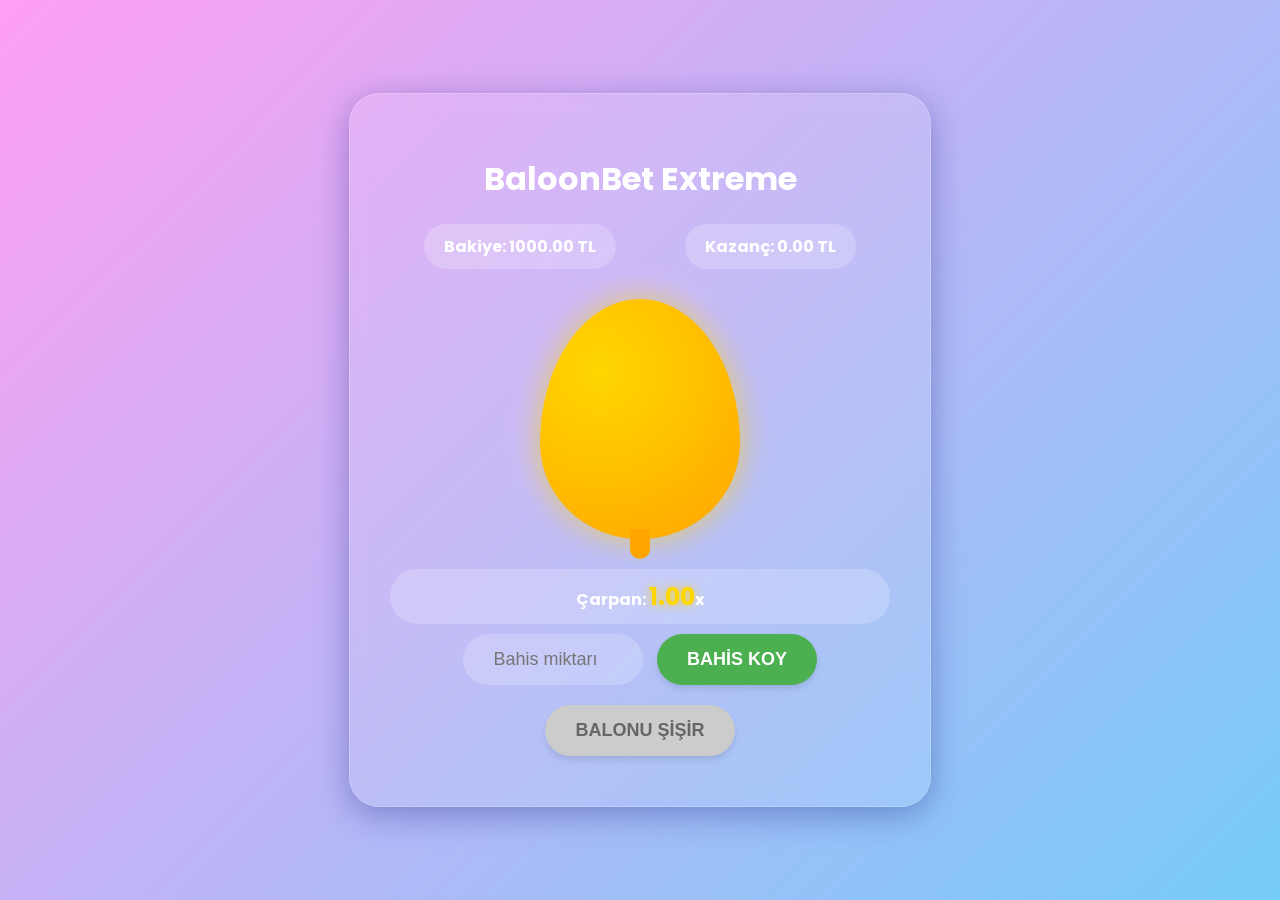
<file: baloonbet.html>
<!DOCTYPE html>
<html lang="tr">
<head>
    <meta charset="UTF-8">
    <meta name="viewport" content="width=device-width, initial-scale=1.0">
    <title>BaloonBet Extreme</title>
    <style>
        @import url('https://fonts.googleapis.com/css2?family=Poppins:wght@400;600;700&display=swap');

        :root {
            --primary-color: #ff6b6b;
            --secondary-color: #feca57;
            --tertiary-color: #48dbfb;
            --quaternary-color: #ff9ff3;
        }

        body {
            font-family: 'Poppins', sans-serif;
            display: flex;
            justify-content: center;
            align-items: center;
            min-height: 100vh;
            margin: 0;
            background: linear-gradient(-45deg, var(--primary-color), var(--secondary-color), var(--tertiary-color), var(--quaternary-color));
            background-size: 400% 400%;
            animation: gradient 15s ease infinite;
            color: #ffffff;
        }

        @keyframes gradient {
            0% { background-position: 0% 50%; }
            50% { background-position: 100% 50%; }
            100% { background-position: 0% 50%; }
        }

        .game-container {
            text-align: center;
            background-color: rgba(255, 255, 255, 0.1);
            padding: 40px;
            border-radius: 30px;
            box-shadow: 0 8px 32px 0 rgba(31, 38, 135, 0.37);
            backdrop-filter: blur(8px);
            border: 1px solid rgba(255, 255, 255, 0.18);
            max-width: 500px;
            width: 90%;
            transition: all 0.3s ease;
        }

        .game-container:hover {
            transform: translateY(-5px);
            box-shadow: 0 12px 48px 0 rgba(31, 38, 135, 0.5);
        }

        #balloon {
            width: 200px;
            height: 240px;
            background: radial-gradient(circle at 30% 30%, #ffd700, #ffa500);
            border-radius: 50% 50% 50% 50% / 60% 60% 40% 40%;
            margin: 30px auto;
            position: relative;
            transition: all 0.3s ease;
            box-shadow: 0 0 30px rgba(255, 215, 0, 0.6);
        }

        #balloon::after {
            content: '';
            position: absolute;
            bottom: -20px;
            left: 50%;
            transform: translateX(-50%);
            width: 20px;
            height: 30px;
            background-color: #ffa500;
            border-radius: 0 0 10px 10px;
        }

        .button {
            background-color: #4CAF50;
            border: none;
            color: white;
            padding: 15px 30px;
            text-align: center;
            text-decoration: none;
            display: inline-block;
            font-size: 18px;
            margin: 10px 5px;
            cursor: pointer;
            border-radius: 50px;
            transition: all 0.3s ease;
            box-shadow: 0 4px 6px rgba(0, 0, 0, 0.1);
            font-weight: bold;
            text-transform: uppercase;
        }

        .button:hover {
            transform: translateY(-3px) scale(1.05);
            box-shadow: 0 6px 8px rgba(0, 0, 0, 0.15);
            background-color: #45a049;
        }

        .button:active {
            transform: translateY(1px);
            box-shadow: 0 2px 4px rgba(0, 0, 0, 0.1);
        }

        .button:disabled {
            background-color: #cccccc;
            color: #666666;
            cursor: not-allowed;
        }

        input {
            padding: 15px;
            font-size: 18px;
            border-radius: 50px;
            border: none;
            background-color: rgba(255, 255, 255, 0.2);
            color: white;
            margin: 10px 5px;
            width: 150px;
            text-align: center;
            transition: all 0.3s ease;
        }

        input:focus {
            outline: none;
            box-shadow: 0 0 10px rgba(255, 255, 255, 0.5);
        }

        .stats {
            display: flex;
            justify-content: space-around;
            margin-bottom: 20px;
        }

        .stat {
            background-color: rgba(255, 255, 255, 0.2);
            padding: 10px 20px;
            border-radius: 50px;
            font-weight: bold;
            transition: all 0.3s ease;
        }

        .stat:hover {
            transform: scale(1.05);
            background-color: rgba(255, 255, 255, 0.3);
        }

        #multiplier {
            font-size: 24px;
            color: #ffd700;
            text-shadow: 0 0 10px rgba(255, 215, 0, 0.8);
            transition: all 0.3s ease;
        }

        @keyframes inflate {
            0% { transform: scale(1); }
            50% { transform: scale(1.05); }
            100% { transform: scale(1); }
        }

        .inflating {
            animation: inflate 0.5s ease-in-out infinite;
        }

        @keyframes pop {
            0% { transform: scale(1); opacity: 1; }
            50% { transform: scale(1.5); opacity: 0.5; }
            100% { transform: scale(2); opacity: 0; }
        }

        .popping {
            animation: pop 0.5s ease-out forwards;
        }

        .notification {
            position: fixed;
            top: 20px;
            left: 50%;
            transform: translateX(-50%);
            background-color: rgba(0, 0, 0, 0.8);
            color: white;
            padding: 15px 30px;
            border-radius: 50px;
            font-size: 18px;
            opacity: 0;
            transition: all 0.3s ease;
            z-index: 1000;
        }

        .notification.show {
            opacity: 1;
            transform: translateX(-50%) translateY(10px);
        }

        @keyframes celebrate {
            0% { transform: scale(1) rotate(0deg); }
            25% { transform: scale(1.1) rotate(-5deg); }
            50% { transform: scale(1.1) rotate(5deg); }
            75% { transform: scale(1.1) rotate(-5deg); }
            100% { transform: scale(1) rotate(0deg); }
        }

        .celebrating {
            animation: celebrate 0.5s ease-in-out 3;
        }

        @keyframes shake {
            0% { transform: translateX(0); }
            25% { transform: translateX(-5px); }
            50% { transform: translateX(5px); }
            75% { transform: translateX(-5px); }
            100% { transform: translateX(0); }
        }

        .shaking {
            animation: shake 0.5s ease-in-out;
        }

        .modal {
            display: none;
            position: fixed;
            z-index: 1001;
            left: 0;
            top: 0;
            width: 100%;
            height: 100%;
            overflow: auto;
            background-color: rgba(0,0,0,0.4);
        }

        .modal-content {
            background-color: #fefefe;
            margin: 15% auto;
            padding: 20px;
            border: 1px solid #888;
            width: 80%;
            max-width: 500px;
            border-radius: 10px;
            text-align: center;
            color: #333;
        }

        .close {
            color: #aaa;
            float: right;
            font-size: 28px;
            font-weight: bold;
        }

        .close:hover,
        .close:focus {
            color: black;
            text-decoration: none;
            cursor: pointer;
        }

        @keyframes pulse {
            0% { transform: scale(1); }
            50% { transform: scale(1.05); }
            100% { transform: scale(1); }
        }

        #multiplier {
            animation: pulse 1s infinite;
        }

        @media (max-width: 600px) {
            .game-container {
                padding: 20px;
            }

            .button {
                padding: 12px 24px;
                font-size: 16px;
            }

            input {
                padding: 12px;
                font-size: 16px;
                width: 120px;
            }

            #balloon {
                width: 150px;
                height: 180px;
            }
        }
    </style>
</head>
<body>
    <div class="game-container">
        <h1>BaloonBet Extreme</h1>
        <div class="stats">
            <div class="stat">Bakiye: <span id="balance">1000</span> TL</div>
            <div class="stat">Kazanç: <span id="current-win">0</span> TL</div>
        </div>
        <div id="balloon"></div>
        <div class="stat">Çarpan: <span id="multiplier">1.00</span>x</div>
        <input type="number" id="bet" placeholder="Bahis miktarı">
        <button class="button" id="placeBetButton">Bahis Koy</button>
        <button class="button" id="inflateButton" disabled>Balonu Şişir</button>
    </div>
    
    <div class="notification" id="notification"></div>
    <div id="creditModal" class="modal">
        <div class="modal-content">
            <span class="close">&times;</span>
            <h2>Kredi Teklifi</h2>
            <p>Bakiyeniz 50 TL'nin altına düştü. 500 TL kredi almak ister misiniz?</p>
            <button class="button" id="acceptCredit">Kredi Al</button>
        </div>
    </div>

    <script>
        let balance = localStorage.getItem('balance') ? parseFloat(localStorage.getItem('balance')) : 1000;
        let currentBet = 0;
        let currentWin = 0;
        let isGameActive = false;
        let balloonSize = 200;
        let multiplier = 1.00;
        let inflateInterval;
        let popMultiplier = 0;
        let baloonset = false;
        let baseInflateSpeed = 100;
        let lastUpdateTime = 0;
        let isInflating = false;

        const balanceElement = document.getElementById('balance');
        const currentWinElement = document.getElementById('current-win');
        const multiplierElement = document.getElementById('multiplier');
        const balloonElement = document.getElementById('balloon');
        const betInput = document.getElementById('bet');
        const placeBetButton = document.getElementById('placeBetButton');
        const inflateButton = document.getElementById('inflateButton');
        const notificationElement = document.getElementById('notification');
        const creditModal = document.getElementById('creditModal');
        const acceptCreditButton = document.getElementById('acceptCredit');
        const closeModal = document.getElementsByClassName('close')[0];

        function updateUI() {
            balanceElement.textContent = balance.toFixed(2);
            currentWinElement.textContent = currentWin.toFixed(2);
            multiplierElement.textContent = multiplier.toFixed(2);
            balloonElement.style.width = balloonSize + 'px';
            balloonElement.style.height = (balloonSize * 1.2) + 'px';
            localStorage.setItem('balance', balance.toString());

            if (balance < 50 && !creditModal.style.display) {
                creditModal.style.display = 'block';
            }
        }

        Object.defineProperty(window, 'baloonset', {
            set: function(value) {
                baloonset = value;
                console.log(`Balon patlama tahmini özelliği ${value ? 'açıldı' : 'kapatıldı'}.`);
            }
        });

        function showNotification(message, type = 'info') {
            notificationElement.textContent = message;
            notificationElement.className = 'notification show';
            if (type === 'warning') {
                notificationElement.classList.add('shaking');
            } else if (type === 'success') {
                notificationElement.classList.add('celebrating');
            }
            setTimeout(() => {
                notificationElement.classList.remove('show', 'shaking', 'celebrating');
            }, 3000);
        }

        function placeBet() {
            currentBet = parseFloat(betInput.value);
            if (isNaN(currentBet) || currentBet <= 0 || currentBet > balance) {
                showNotification('Geçerli bir bahis miktarı girin!', 'warning');
                return;
            }
            balance -= currentBet;
            isGameActive = true;
            placeBetButton.disabled = true;
            inflateButton.disabled = false;
            betInput.disabled = true;
            updateUI();
            
            if (baloonset) {
                popMultiplier = (Math.random() * 4 + 1.5).toFixed(2);
                console.log(`Balon ${popMultiplier}x çarpanında patlayacak.`);
            }
            showNotification('Bahis konuldu! Balonu şişirmeye başlayın.');
        }

        function startInflating() {
            if (isInflating) return;
            isInflating = true;
            inflateButton.textContent = 'Dur';
            inflateButton.onclick = stopInflating;
            balloonElement.classList.add('inflating');
            lastUpdateTime = Date.now();
            requestAnimationFrame(inflate);
        }

        function inflate() {
            const currentTime = Date.now();
            const deltaTime = currentTime - lastUpdateTime;
            
            if (deltaTime >= baseInflateSpeed) {
                balloonSize += 1;
                multiplier += 0.01;
                currentWin = currentBet * multiplier;
                updateUI();
                multiplierElement.style.fontSize = `${24 + (multiplier - 1) * 10}px`;
                lastUpdateTime = currentTime;

                if (baloonset && multiplier >= parseFloat(popMultiplier)) {
                    popBalloon();
                    return;
                }
            }

            if (isInflating) {
                requestAnimationFrame(inflate);
            }
        }

        function stopInflating() {
            if (!isInflating) return;
            isInflating = false;
            clearInterval(inflateInterval);
            balloonElement.classList.remove('inflating');
            collectWin();
        }

        function popBalloon() {
            isInflating = false;
            clearInterval(inflateInterval);
            balloonElement.classList.remove('inflating');
            balloonElement.classList.add('popping');
            setTimeout(() => {
                balloonElement.classList.remove('popping');
                resetGame();
            }, 500);
            showNotification('Balon patladı! Bahsinizi kaybettiniz.', 'warning');
        }

        function collectWin() {
            balance += currentWin;
            showNotification(`Tebrikler! ${currentWin.toFixed(2)} TL kazandınız.`, 'success');
            balloonElement.classList.add('celebrating');
            setTimeout(() => {
                balloonElement.classList.remove('celebrating');
                resetGame();
            }, 1500);
        }

        function resetGame() {
            isGameActive = false;
            isInflating = false;
            currentBet = 0;
            currentWin = 0;
            balloonSize = 200;
            multiplier = 1.00;
            popMultiplier = 0;
            placeBetButton.disabled = false;
            inflateButton.disabled = true;
            inflateButton.textContent = 'Balonu Şişir';
            inflateButton.onclick = startInflating;
            betInput.disabled = false;
            betInput.value = '';
            updateUI();
        }

        acceptCreditButton.onclick = function() {
            balance += 500;
            updateUI();
            creditModal.style.display = 'none';
            showNotification('500 TL kredi hesabınıza eklendi!', 'success');
        }

        closeModal.onclick = function() {
            creditModal.style.display = 'none';
        }

        window.onclick = function(event) {
            if (event.target == creditModal) {
                creditModal.style.display = 'none';
            }
        }

        placeBetButton.onclick = placeBet;
        inflateButton.onclick = startInflating;

        updateUI();

        window.set = function(value) {
            if (!isGameActive || !baloonset) {
                console.log("Bu özellik şu anda kullanılamıyor.");
                return;
            }
            if (value > 1 && value <= 10) {
                popMultiplier = value.toFixed(2);
                console.log(`Patlama çarpanı ${popMultiplier}x olarak ayarlandı.`);
            } else {
                console.log("Geçersiz değer. 1'den büyük ve 10'dan küçük veya eşit bir değer girin.");
            }
        }
    </script>
</body>
</html>
</file>
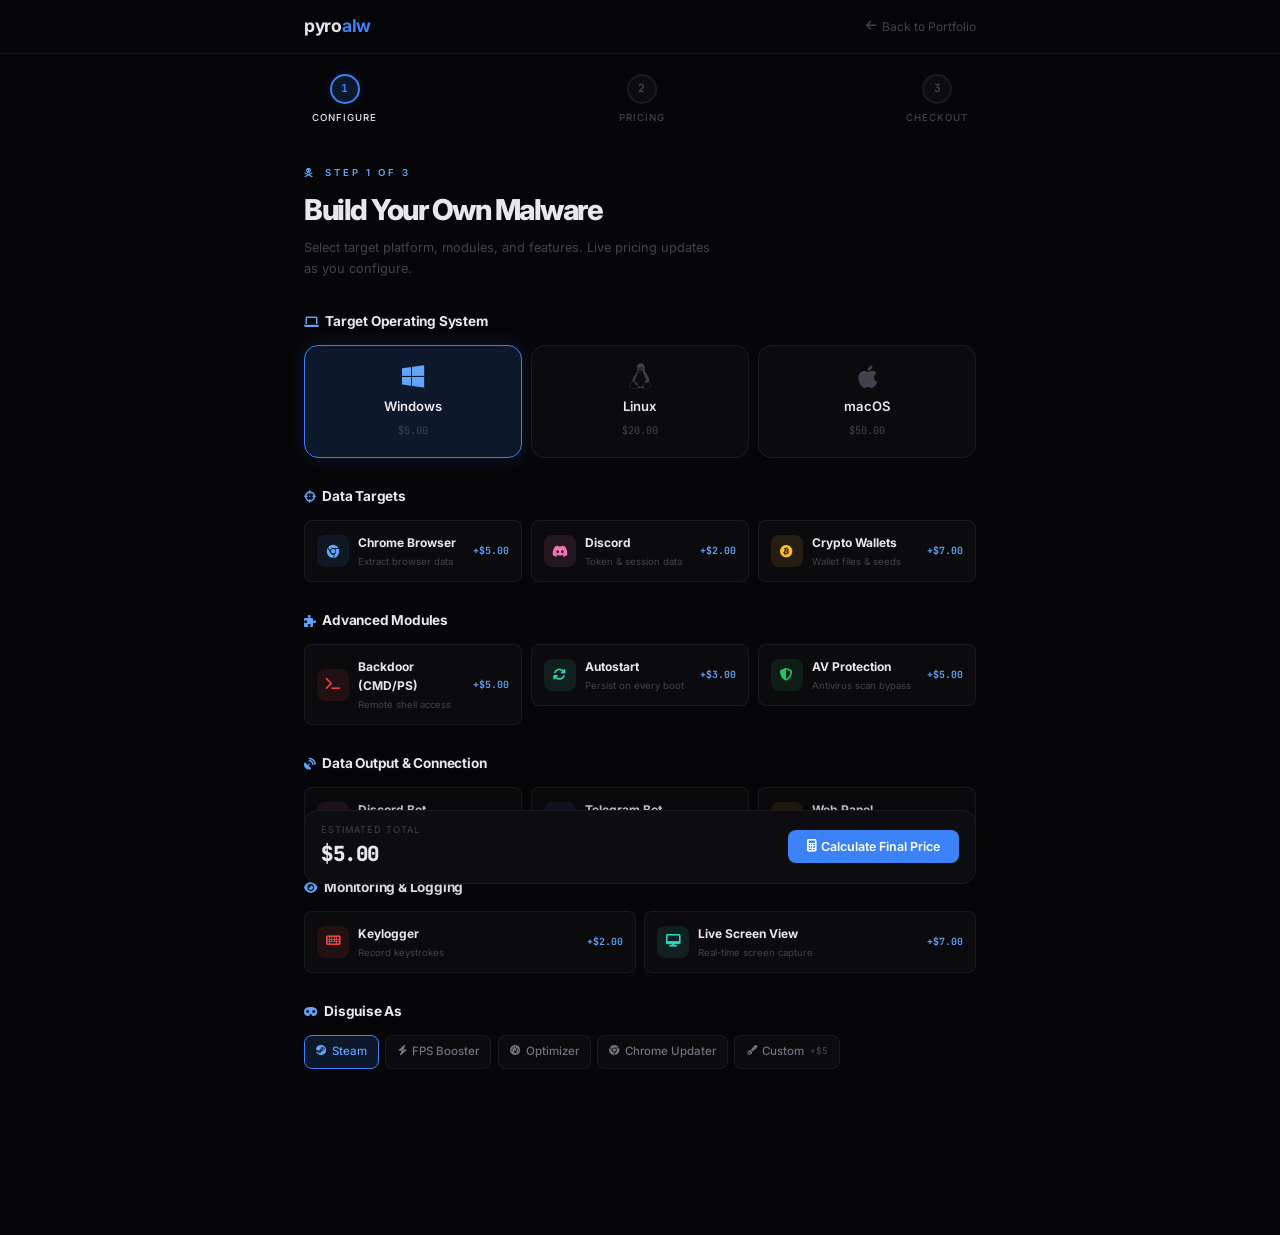
<file: grabber.html>
<!DOCTYPE html>
<html lang="en">

<head>
    <meta charset="UTF-8">
    <meta name="viewport" content="width=device-width,initial-scale=1.0">
    <title>Build Your Own Malware — Custom Tool Builder | pyrollc</title>
    <meta name="description"
        content="Configure and order custom-built data extraction tools. Choose target OS, select modules like keylogger, backdoor, AV bypass, and more. Fully modular, built to order.">
    <meta name="keywords"
        content="custom malware builder, data grabber, keylogger, backdoor, AV bypass, crypto stealer, discord grabber, chrome stealer, custom tool, pyrollc, pyroalw, c4gwn">
    <meta name="author" content="PYROALW">
    <meta name="robots" content="index, follow">
    <meta name="theme-color" content="#060608">
    <link rel="canonical" href="https://www.pyrollc.com.tr/grabber">
    <meta property="og:type" content="website">
    <meta property="og:title" content="Build Your Own Malware — Custom Tool Builder">
    <meta property="og:description"
        content="Fully modular custom malware builder. Windows, Linux, macOS. Keylogger, backdoor, AV bypass, crypto stealer, and more.">
    <meta property="og:url" content="https://www.pyrollc.com.tr/grabber">
    <meta property="og:site_name" content="pyroalw">
    <meta name="twitter:card" content="summary_large_image">
    <meta name="twitter:title" content="Build Your Own Malware — pyroalw">
    <meta name="twitter:description"
        content="Custom-built data extraction tools. Choose modules, configure output, order online.">
    <script
        type="application/ld+json">{"@context":"https://schema.org","@type":"Product","name":"Custom Malware Builder","description":"Build your own data extraction tool with modular features","brand":{"@type":"Brand","name":"pyroalw"},"offers":{"@type":"Offer","priceCurrency":"USD","price":"5.00","availability":"https://schema.org/InStock"}}</script>
    <link rel="stylesheet" href="https://cdnjs.cloudflare.com/ajax/libs/font-awesome/6.5.1/css/all.min.css">
    <link rel="stylesheet" href="grabber.css">
</head>

<body>
    <header>
        <div class="nav-c">
            <a href="index.html" class="logo">pyro<span>alw</span></a>
            <a href="index.html" class="back-link"><i class="fas fa-arrow-left"></i> Back to Portfolio</a>
        </div>
    </header>

    <main>
        <div class="wrap">
            <!-- PROGRESS -->
            <div class="progress-bar">
                <div class="pb-fill" id="pbFill"></div>
                <div class="pb-steps">
                    <div class="pb-step active" data-step="1"><span>1</span>
                        <p>Configure</p>
                    </div>
                    <div class="pb-step" data-step="2"><span>2</span>
                        <p>Pricing</p>
                    </div>
                    <div class="pb-step" data-step="3"><span>3</span>
                        <p>Checkout</p>
                    </div>
                </div>
            </div>

            <!-- PHASE 1 -->
            <section class="phase active" id="phase1">
                <div class="phase-head">
                    <span class="s-label"><i class="fas fa-skull-crossbones"></i> Step 1 of 3</span>
                    <h1>Build Your Own Malware</h1>
                    <p class="s-desc">Select target platform, modules, and features. Live pricing updates as you
                        configure.</p>
                </div>

                <!-- OS -->
                <div class="cfg-section">
                    <h3 class="cfg-title"><i class="fas fa-laptop"></i> Target Operating System</h3>
                    <div class="os-grid">
                        <label class="os-card" data-price="5"><input type="radio" name="os" value="windows" checked>
                            <div class="os-inner"><i class="fab fa-windows"></i><strong>Windows</strong><span
                                    class="os-price">$5.00</span></div>
                        </label>
                        <label class="os-card" data-price="20"><input type="radio" name="os" value="linux">
                            <div class="os-inner"><i class="fab fa-linux"></i><strong>Linux</strong><span
                                    class="os-price">$20.00</span></div>
                        </label>
                        <label class="os-card" data-price="50"><input type="radio" name="os" value="macos">
                            <div class="os-inner"><i class="fab fa-apple"></i><strong>macOS</strong><span
                                    class="os-price">$50.00</span></div>
                        </label>
                    </div>
                </div>

                <!-- GRABBER TARGETS -->
                <div class="cfg-section">
                    <h3 class="cfg-title"><i class="fas fa-crosshairs"></i> Data Targets</h3>
                    <div class="toggle-grid">
                        <label class="toggle-card" data-price="5" data-key="chrome"><input type="checkbox" name="target"
                                value="chrome">
                            <div class="toggle-inner">
                                <div class="tg-icon ic-b"><i class="fab fa-chrome"></i></div>
                                <div><strong>Chrome Browser</strong>
                                    <p>Extract browser data</p>
                                </div><span class="tg-price">+$5.00</span>
                            </div>
                        </label>
                        <label class="toggle-card" data-price="2" data-key="discord"><input type="checkbox"
                                name="target" value="discord">
                            <div class="toggle-inner">
                                <div class="tg-icon ic-pk"><i class="fab fa-discord"></i></div>
                                <div><strong>Discord</strong>
                                    <p>Token & session data</p>
                                </div><span class="tg-price">+$2.00</span>
                            </div>
                        </label>
                        <label class="toggle-card" data-price="7" data-key="crypto"><input type="checkbox" name="target"
                                value="crypto">
                            <div class="toggle-inner">
                                <div class="tg-icon ic-a"><i class="fab fa-bitcoin"></i></div>
                                <div><strong>Crypto Wallets</strong>
                                    <p>Wallet files & seeds</p>
                                </div><span class="tg-price">+$7.00</span>
                            </div>
                        </label>
                    </div>
                </div>

                <!-- CHROME SUB -->
                <div class="cfg-section sub-section" id="chromeSub" style="display:none">
                    <h3 class="cfg-title"><i class="fab fa-chrome"></i> Chrome Modules</h3>
                    <div class="chip-grid">
                        <label class="chip"><input type="checkbox" name="chrome_mod" value="passwords"><span><i
                                    class="fas fa-key"></i> Passwords <em>+$2.00</em></span></label>
                        <label class="chip"><input type="checkbox" name="chrome_mod" value="history_browse"><span><i
                                    class="fas fa-clock-rotate-left"></i> History <em>Free</em></span></label>
                        <label class="chip"><input type="checkbox" name="chrome_mod" value="autofill"><span><i
                                    class="fas fa-pen"></i> Autofill <em>+$1.00</em></span></label>
                        <label class="chip"><input type="checkbox" name="chrome_mod" value="creditcards"><span><i
                                    class="fas fa-credit-card"></i> Credit Cards <em>+$4.00</em></span></label>
                        <label class="chip"><input type="checkbox" name="chrome_mod" value="addresses"><span><i
                                    class="fas fa-location-dot"></i> Addresses <em>Free</em></span></label>
                        <label class="chip"><input type="checkbox" name="chrome_mod" value="downloads"><span><i
                                    class="fas fa-download"></i> Downloads <em>+$0.50</em></span></label>
                        <label class="chip"><input type="checkbox" name="chrome_mod" value="cookies"><span><i
                                    class="fas fa-cookie-bite"></i> Cookies <em>+$3.00</em></span></label>
                    </div>
                </div>

                <!-- EXTRAS -->
                <div class="cfg-section">
                    <h3 class="cfg-title"><i class="fas fa-puzzle-piece"></i> Advanced Modules</h3>
                    <div class="toggle-grid">
                        <label class="toggle-card" data-price="5"><input type="checkbox" name="extra" value="backdoor">
                            <div class="toggle-inner">
                                <div class="tg-icon ic-r"><i class="fas fa-terminal"></i></div>
                                <div><strong>Backdoor (CMD/PS)</strong>
                                    <p>Remote shell access</p>
                                </div><span class="tg-price">+$5.00</span>
                            </div>
                        </label>
                        <label class="toggle-card" data-price="3"><input type="checkbox" name="extra" value="autostart">
                            <div class="toggle-inner">
                                <div class="tg-icon ic-t"><i class="fas fa-rotate"></i></div>
                                <div><strong>Autostart</strong>
                                    <p>Persist on every boot</p>
                                </div><span class="tg-price">+$3.00</span>
                            </div>
                        </label>
                        <label class="toggle-card" data-price="5"><input type="checkbox" name="extra" value="avbypass">
                            <div class="toggle-inner">
                                <div class="tg-icon ic-g"><i class="fas fa-shield-halved"></i></div>
                                <div><strong>AV Protection</strong>
                                    <p>Antivirus scan bypass</p>
                                </div><span class="tg-price">+$5.00</span>
                            </div>
                        </label>
                    </div>
                </div>

                <!-- OUTPUT -->
                <div class="cfg-section">
                    <h3 class="cfg-title"><i class="fas fa-satellite-dish"></i> Data Output & Connection</h3>
                    <div class="toggle-grid">
                        <label class="toggle-card" data-price="7"><input type="checkbox" name="output"
                                value="discordbot">
                            <div class="toggle-inner">
                                <div class="tg-icon ic-pk"><i class="fab fa-discord"></i></div>
                                <div><strong>Discord Bot</strong>
                                    <p>Send data via Discord</p>
                                </div><span class="tg-price">+$7.00</span>
                            </div>
                        </label>
                        <label class="toggle-card" data-price="5"><input type="checkbox" name="output"
                                value="telegrambot">
                            <div class="toggle-inner">
                                <div class="tg-icon ic-b"><i class="fab fa-telegram"></i></div>
                                <div><strong>Telegram Bot</strong>
                                    <p>Send data via Telegram</p>
                                </div><span class="tg-price">+$5.00</span>
                            </div>
                        </label>
                        <label class="toggle-card" data-price="12"><input type="checkbox" name="output"
                                value="webpanel">
                            <div class="toggle-inner">
                                <div class="tg-icon ic-a"><i class="fas fa-globe"></i></div>
                                <div><strong>Web Panel</strong>
                                    <p>Full web dashboard</p>
                                </div><span class="tg-price">+$12.00</span>
                            </div>
                        </label>
                    </div>
                </div>

                <!-- MONITORING -->
                <div class="cfg-section">
                    <h3 class="cfg-title"><i class="fas fa-eye"></i> Monitoring & Logging</h3>
                    <div class="toggle-grid cols-2">
                        <label class="toggle-card" data-price="2"><input type="checkbox" name="monitor" value="keylog">
                            <div class="toggle-inner">
                                <div class="tg-icon ic-r"><i class="fas fa-keyboard"></i></div>
                                <div><strong>Keylogger</strong>
                                    <p>Record keystrokes</p>
                                </div><span class="tg-price">+$2.00</span>
                            </div>
                        </label>
                        <label class="toggle-card" data-price="7"><input type="checkbox" name="monitor"
                                value="screenview">
                            <div class="toggle-inner">
                                <div class="tg-icon ic-t"><i class="fas fa-desktop"></i></div>
                                <div><strong>Live Screen View</strong>
                                    <p>Real-time screen capture</p>
                                </div><span class="tg-price">+$7.00</span>
                            </div>
                        </label>
                    </div>
                </div>

                <!-- DISGUISE -->
                <div class="cfg-section">
                    <h3 class="cfg-title"><i class="fas fa-mask"></i> Disguise As</h3>
                    <div class="disguise-grid">
                        <label class="disguise-opt"><input type="radio" name="disguise" value="steam" checked><span><i
                                    class="fab fa-steam"></i> Steam</span></label>
                        <label class="disguise-opt"><input type="radio" name="disguise" value="fps_booster"><span><i
                                    class="fas fa-bolt"></i> FPS Booster</span></label>
                        <label class="disguise-opt"><input type="radio" name="disguise" value="optimizer"><span><i
                                    class="fas fa-gauge-high"></i> Optimizer</span></label>
                        <label class="disguise-opt"><input type="radio" name="disguise" value="chrome_updater"><span><i
                                    class="fab fa-chrome"></i> Chrome Updater</span></label>
                        <label class="disguise-opt"><input type="radio" name="disguise" value="custom"><span><i
                                    class="fas fa-pen-fancy"></i> Custom <em>+$5</em></span></label>
                    </div>
                </div>

                <!-- LIVE PRICE TICKER -->
                <div class="sticky-price" id="stickyPrice">
                    <div class="sp-left"><span class="sp-label">Estimated Total</span><span class="sp-val"
                            id="livePrice">$5.00</span></div>
                    <button class="btn-next" id="toPhase2"><i class="fas fa-calculator"></i> Calculate Final
                        Price</button>
                </div>
            </section>

            <!-- PHASE 2 -->
            <section class="phase" id="phase2">
                <div class="phase-head" style="text-align:center">
                    <span class="s-label"><i class="fas fa-calculator"></i> Step 2 of 3</span>
                    <h1>Price Breakdown</h1>
                    <p class="s-desc" style="margin:0 auto">Your custom build summary and final price.</p>
                </div>
                <div class="price-calc-box" id="priceCalcBox">
                    <div class="calc-spinner" id="calcSpinner">
                        <div class="calc-ring"></div>
                        <p>Calculating<span class="dots"></span></p>
                    </div>
                    <div class="calc-result" id="calcResult" style="display:none">
                        <div class="receipt" id="receipt"></div>
                        <div class="total-row" id="totalRow"><span>Total</span><span class="total-val"
                                id="totalVal">$0.00</span></div>
                        <div class="discount-row" id="discountRow" style="display:none"><span>20% Discount
                                Applied</span><span class="discount-val" id="discountVal">-$0.00</span></div>
                        <div class="final-row" id="finalRow" style="display:none"><span>Final Price</span><span
                                class="final-val" id="finalVal">$0.00</span></div>
                        <div class="calc-btns" id="calcBtns">
                            <button class="btn-accept" id="btnAccept"><i class="fas fa-check"></i> Accept &
                                Continue</button>
                            <button class="btn-reject" id="btnReject"><i class="fas fa-times"></i> Too
                                Expensive</button>
                        </div>
                        <div class="calc-btns" id="calcBtns2" style="display:none">
                            <button class="btn-accept" id="btnAccept2"><i class="fas fa-check"></i> Accept Discounted
                                Price</button>
                            <button class="btn-back" id="btnBack"><i class="fas fa-arrow-left"></i> Reconfigure</button>
                        </div>
                    </div>
                </div>
            </section>

            <!-- PHASE 3 -->
            <section class="phase" id="phase3">
                <div class="phase-head" style="text-align:center">
                    <span class="s-label"><i class="fas fa-credit-card"></i> Step 3 of 3</span>
                    <h1>Checkout</h1>
                    <p class="s-desc" style="margin:0 auto">Provide payment details and contact info.</p>
                </div>
                <div class="checkout-box">
                    <div class="co-summary" id="coSummary"></div>
                    <form id="checkoutForm">
                        <div class="fg"><label>Full Name *</label><input type="text" name="coName"
                                placeholder="John Doe" required></div>
                        <div class="fg"><label>Contact Email *</label><input type="email" name="coEmail"
                                placeholder="your@email.com" required><span class="hint">We'll send build details
                                here</span></div>
                        <div class="fg"><label>Telegram / Discord Username</label><input type="text" name="coContact"
                                placeholder="@username"></div>
                        <div class="fg"><label>Payment Method *</label>
                            <select name="coPayment" required>
                                <option value="" disabled selected>Select</option>
                                <option>Bitcoin (BTC)</option>
                                <option>Ethereum (ETH)</option>
                                <option>USDT (TRC20)</option>
                                <option>Litecoin (LTC)</option>
                                <option>Monero (XMR)</option>
                                <option>Wire Transfer</option>
                            </select>
                        </div>
                        <div class="fg"><label>Notes</label><textarea name="coNotes" rows="3"
                                placeholder="Any special requirements..."></textarea></div>
                        <button type="submit" class="btn-submit"><i class="fas fa-paper-plane"></i> Place Order</button>
                    </form>
                    <div class="co-success" id="coSuccess" style="display:none">
                        <i class="fas fa-check-circle"></i>
                        <h3>Order Submitted!</h3>
                        <p>We'll contact you within 24 hours with further instructions.</p>
                        <a href="index.html" class="btn-back-home"><i class="fas fa-arrow-left"></i> Back to
                            Portfolio</a>
                    </div>
                </div>
            </section>
        </div>
    </main>

    <script src="grabber.js"></script>
</body>

</html>
</file>
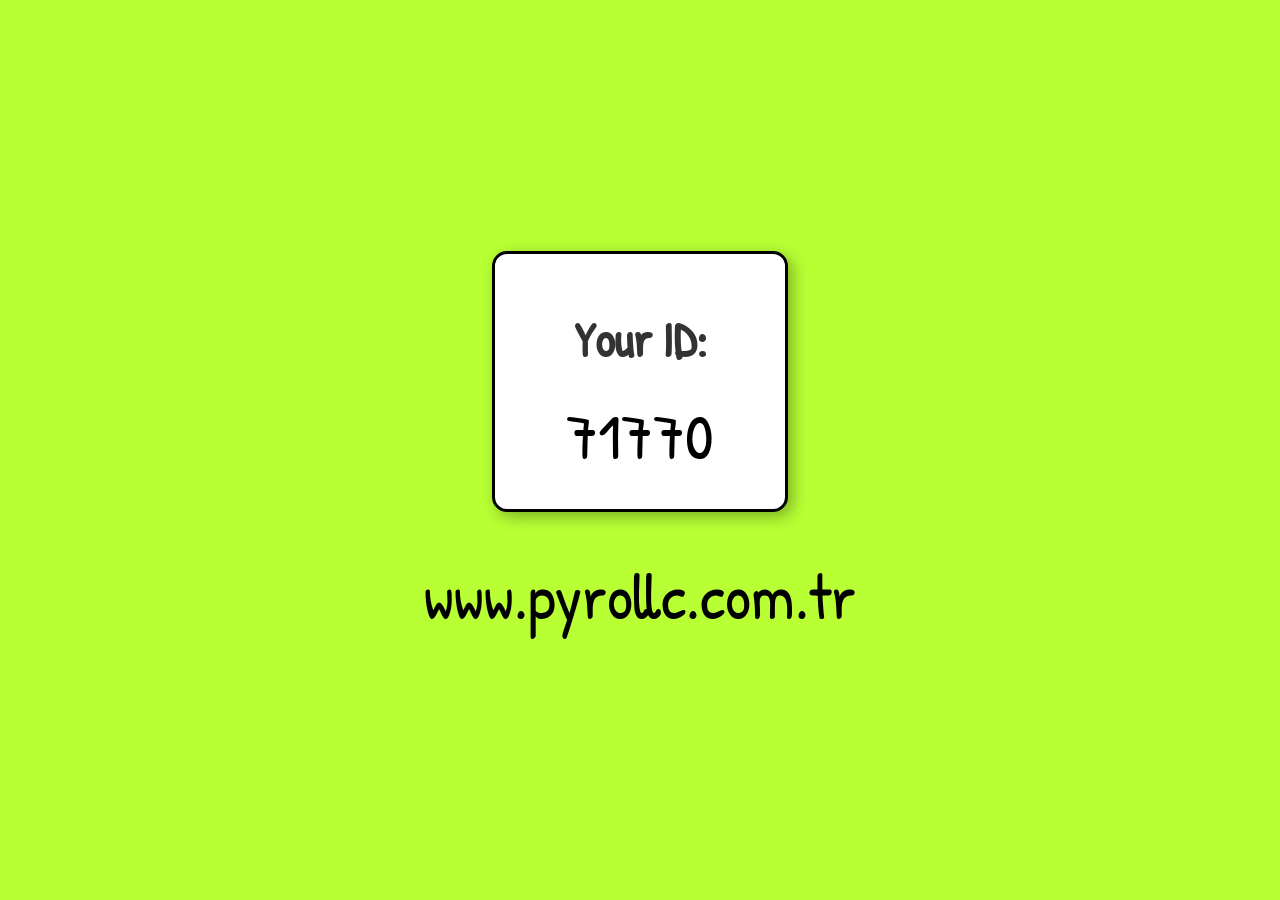
<file: id.html>
<!DOCTYPE html>
<html lang="en">
<head>
    <meta charset="UTF-8">
    <meta name="viewport" content="width=device-width, initial-scale=1.0">
    <title>Your ID</title>
    <link rel="preconnect" href="https://fonts.googleapis.com">
    <link rel="preconnect" href="https://fonts.gstatic.com" crossorigin>
    <link href="https://fonts.googleapis.com/css2?family=Patrick+Hand&display=swap" rel="stylesheet">
    <style>
        body {
            font-family: 'Patrick Hand', cursive;
            background-color: #b8ff34;
            text-align: center;
            display: flex;
            flex-direction: column;
            justify-content: center;
            align-items: center;
            height: 100vh;
            margin: 0;
        }
        h1 {
            font-size: 3rem;
            margin-bottom: 20px;
            color: #333;
        }
        p {
            font-size: 4rem;
            margin: 10px;
            color: #000;
        }
        footer {
            font-size: 1.5rem;
            margin-top: 30px;
            color: #555;
        }
        #box {
            border: 3px solid #000;
            padding: 20px;
            border-radius: 15px;
            background-color: #fff;
            box-shadow: 5px 5px 15px rgba(0, 0, 0, 0.3);
            width: 250px;
        }
    </style>
</head>
<body>

    <div id="box">
        <h1>Your ID:</h1>
        <p id="userId"></p>
    </div>

    <footer>
        <p>www.pyrollc.com.tr</p>
    </footer>

    <script>
        function generateId() {
            return Math.floor(10000 + Math.random() * 90000); // 5 haneli ID oluştur
        }

        const userIdDisplay = document.getElementById('userId');
        let userId = localStorage.getItem('userId');

        if (!userId) {
            userId = generateId();
            localStorage.setItem('userId', userId);
        }

        userIdDisplay.textContent = userId;
    </script>

</body>
</html>
</file>
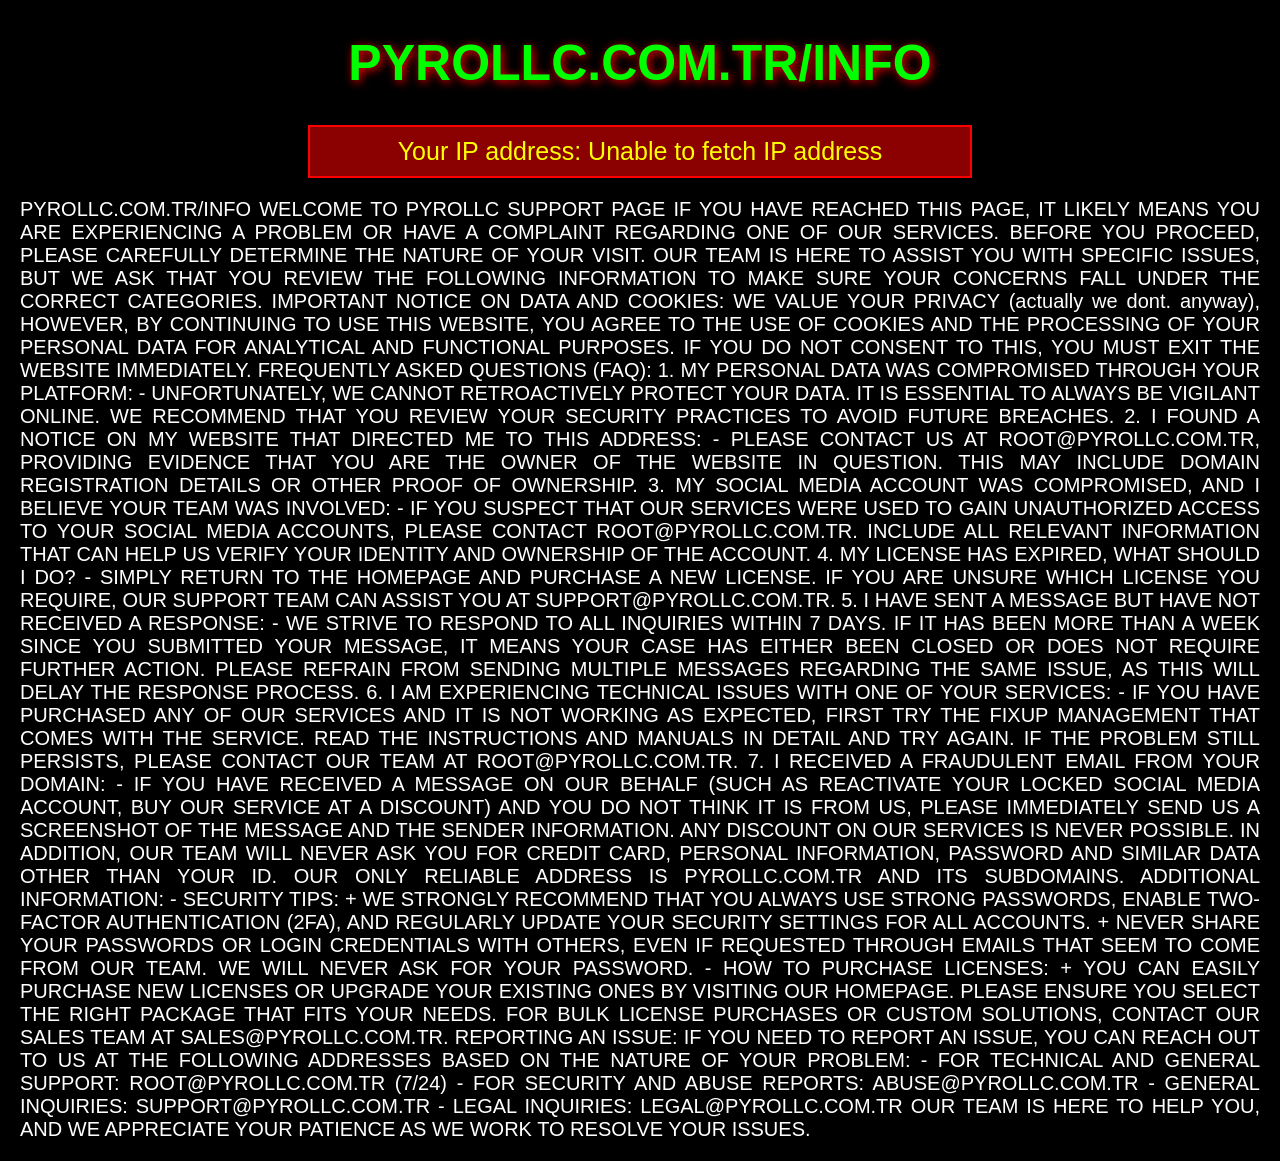
<file: info.html>
<!DOCTYPE html>
<html lang="en">
<head>
    <meta charset="UTF-8">
    <meta name="viewport" content="width=device-width, initial-scale=1.0">
    <title>(!)PYROLLC.COM.TR</title>
    <style>
        body {
            background-color: black;
            color: lime;
            font-family: 'Comic Sans MS', sans-serif;
            text-align: center;
            margin: 0;
        }

        h1 {
            font-size: 50px;
            text-shadow: 2px 2px 10px red;
        }

        p {
            font-size: 20px;
            margin: 20px;
            color: white;
        }

        .ip-container {
            border: 2px solid red;
            padding: 10px;
            background-color: darkred;
            color: yellow;
            font-size: 25px;
            margin: 20px auto;
            width: 50%;
        }

        .lorem {
            color: grey;
            font-size: 18px;
            text-align: justify;
        }

    </style>
</head>
<body>
    <h1>PYROLLC.COM.TR/INFO</h1>

    <div class="ip-container">
        Your IP address: <span id="ip-address">Loading...</span>
    </div>

    <div class="lorem">
        <p>PYROLLC.COM.TR/INFO

            WELCOME TO PYROLLC SUPPORT PAGE
            
            IF YOU HAVE REACHED THIS PAGE, IT LIKELY MEANS YOU ARE EXPERIENCING A PROBLEM OR HAVE A COMPLAINT REGARDING ONE OF OUR SERVICES. BEFORE YOU PROCEED, PLEASE CAREFULLY DETERMINE THE NATURE OF YOUR VISIT. OUR TEAM IS HERE TO ASSIST YOU WITH SPECIFIC ISSUES, BUT WE ASK THAT YOU REVIEW THE FOLLOWING INFORMATION TO MAKE SURE YOUR CONCERNS FALL UNDER THE CORRECT CATEGORIES.
            
            IMPORTANT NOTICE ON DATA AND COOKIES:
            
            WE VALUE YOUR PRIVACY (actually we dont. anyway), HOWEVER, BY CONTINUING TO USE THIS WEBSITE, YOU AGREE TO THE USE OF COOKIES AND THE PROCESSING OF YOUR PERSONAL DATA FOR ANALYTICAL AND FUNCTIONAL PURPOSES. IF YOU DO NOT CONSENT TO THIS, YOU MUST EXIT THE WEBSITE IMMEDIATELY.
            
            FREQUENTLY ASKED QUESTIONS (FAQ):
            
            1. MY PERSONAL DATA WAS COMPROMISED THROUGH YOUR PLATFORM:
               - UNFORTUNATELY, WE CANNOT RETROACTIVELY PROTECT YOUR DATA. IT IS ESSENTIAL TO ALWAYS BE VIGILANT ONLINE. WE RECOMMEND THAT YOU REVIEW YOUR SECURITY PRACTICES TO AVOID FUTURE BREACHES.
            
            2. I FOUND A NOTICE ON MY WEBSITE THAT DIRECTED ME TO THIS ADDRESS:
               - PLEASE CONTACT US AT ROOT@PYROLLC.COM.TR, PROVIDING EVIDENCE THAT YOU ARE THE OWNER OF THE WEBSITE IN QUESTION. THIS MAY INCLUDE DOMAIN REGISTRATION DETAILS OR OTHER PROOF OF OWNERSHIP.
            
            3. MY SOCIAL MEDIA ACCOUNT WAS COMPROMISED, AND I BELIEVE YOUR TEAM WAS INVOLVED:
               - IF YOU SUSPECT THAT OUR SERVICES WERE USED TO GAIN UNAUTHORIZED ACCESS TO YOUR SOCIAL MEDIA ACCOUNTS, PLEASE CONTACT ROOT@PYROLLC.COM.TR. INCLUDE ALL RELEVANT INFORMATION THAT CAN HELP US VERIFY YOUR IDENTITY AND OWNERSHIP OF THE ACCOUNT.
            
            4. MY LICENSE HAS EXPIRED, WHAT SHOULD I DO?
               - SIMPLY RETURN TO THE HOMEPAGE AND PURCHASE A NEW LICENSE. IF YOU ARE UNSURE WHICH LICENSE YOU REQUIRE, OUR SUPPORT TEAM CAN ASSIST YOU AT SUPPORT@PYROLLC.COM.TR.
            
            5. I HAVE SENT A MESSAGE BUT HAVE NOT RECEIVED A RESPONSE:
               - WE STRIVE TO RESPOND TO ALL INQUIRIES WITHIN 7 DAYS. IF IT HAS BEEN MORE THAN A WEEK SINCE YOU SUBMITTED YOUR MESSAGE, IT MEANS YOUR CASE HAS EITHER BEEN CLOSED OR DOES NOT REQUIRE FURTHER ACTION. PLEASE REFRAIN FROM SENDING MULTIPLE MESSAGES REGARDING THE SAME ISSUE, AS THIS WILL DELAY THE RESPONSE PROCESS.
            
            6. I AM EXPERIENCING TECHNICAL ISSUES WITH ONE OF YOUR SERVICES:
               - IF YOU HAVE PURCHASED ANY OF OUR SERVICES AND IT IS NOT WORKING AS EXPECTED, FIRST TRY THE FIXUP MANAGEMENT THAT COMES WITH THE SERVICE. READ THE INSTRUCTIONS AND MANUALS IN DETAIL AND TRY AGAIN. IF THE PROBLEM STILL PERSISTS, PLEASE CONTACT OUR TEAM AT ROOT@PYROLLC.COM.TR. 
            
            7. I RECEIVED A FRAUDULENT EMAIL FROM YOUR DOMAIN:
               - IF YOU HAVE RECEIVED A MESSAGE ON OUR BEHALF (SUCH AS REACTIVATE YOUR LOCKED SOCIAL MEDIA ACCOUNT, BUY OUR SERVICE AT A DISCOUNT) AND YOU DO NOT THINK IT IS FROM US, PLEASE IMMEDIATELY SEND US A SCREENSHOT OF THE MESSAGE AND THE SENDER INFORMATION. ANY DISCOUNT ON OUR SERVICES IS NEVER POSSIBLE. IN ADDITION, OUR TEAM WILL NEVER ASK YOU FOR CREDIT CARD, PERSONAL INFORMATION, PASSWORD AND SIMILAR DATA OTHER THAN YOUR ID. OUR ONLY RELIABLE ADDRESS IS PYROLLC.COM.TR AND ITS SUBDOMAINS.

            
            ADDITIONAL INFORMATION:
            
            - SECURITY TIPS:
               + WE STRONGLY RECOMMEND THAT YOU ALWAYS USE STRONG PASSWORDS, ENABLE TWO-FACTOR AUTHENTICATION (2FA), AND REGULARLY UPDATE YOUR SECURITY SETTINGS FOR ALL ACCOUNTS.
               + NEVER SHARE YOUR PASSWORDS OR LOGIN CREDENTIALS WITH OTHERS, EVEN IF REQUESTED THROUGH EMAILS THAT SEEM TO COME FROM OUR TEAM. WE WILL NEVER ASK FOR YOUR PASSWORD.
            
            - HOW TO PURCHASE LICENSES:
               + YOU CAN EASILY PURCHASE NEW LICENSES OR UPGRADE YOUR EXISTING ONES BY VISITING OUR HOMEPAGE. PLEASE ENSURE YOU SELECT THE RIGHT PACKAGE THAT FITS YOUR NEEDS. FOR BULK LICENSE PURCHASES OR CUSTOM SOLUTIONS, CONTACT OUR SALES TEAM AT SALES@PYROLLC.COM.TR.
            
            REPORTING AN ISSUE:
            
            IF YOU NEED TO REPORT AN ISSUE, YOU CAN REACH OUT TO US AT THE FOLLOWING ADDRESSES BASED ON THE NATURE OF YOUR PROBLEM:
            - FOR TECHNICAL AND GENERAL SUPPORT: ROOT@PYROLLC.COM.TR (7/24)
            - FOR SECURITY AND ABUSE REPORTS: ABUSE@PYROLLC.COM.TR
            - GENERAL INQUIRIES: SUPPORT@PYROLLC.COM.TR
            - LEGAL INQUIRIES: LEGAL@PYROLLC.COM.TR
            
            OUR TEAM IS HERE TO HELP YOU, AND WE APPRECIATE YOUR PATIENCE AS WE WORK TO RESOLVE YOUR ISSUES.
            
             </p>
        
    </div>

    <script>
        fetch('https://api.ipify.org?format=json')
            .then(response => response.json())
            .then(data => {
                document.getElementById('ip-address').textContent = data.ip;
            })
            .catch(() => {
                document.getElementById('ip-address').textContent = 'Unable to fetch IP address';
            });
    </script>
</body>
</html>
</file>
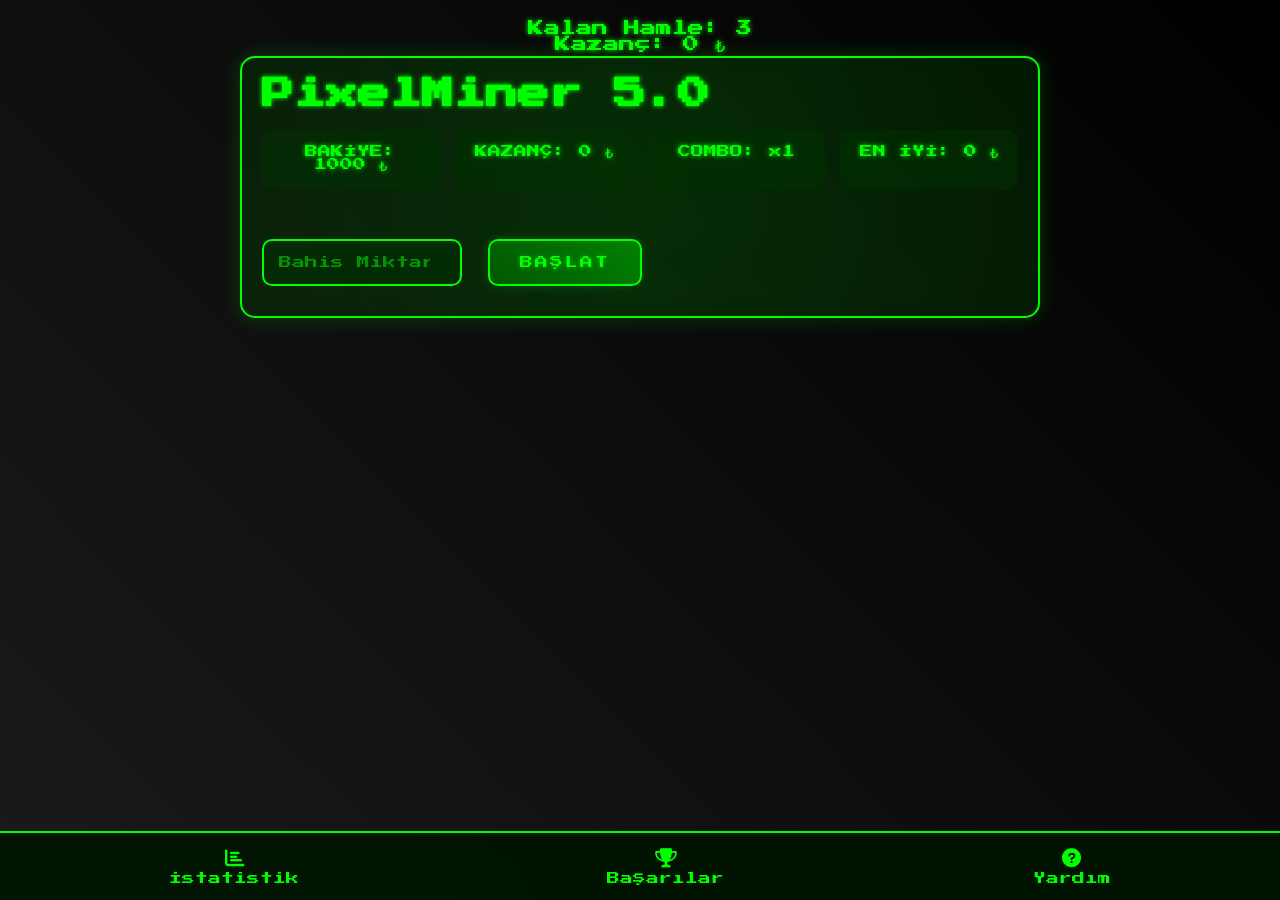
<file: pixelmine.html>
<!DOCTYPE html>
<html lang="tr">
<head>
    <meta charset="UTF-8">
    <meta name="viewport" content="width=device-width, initial-scale=1.0, maximum-scale=1.0, user-scalable=no">
    <title>PixelMiner 5.0</title>
    <link rel="stylesheet" href="https://cdnjs.cloudflare.com/ajax/libs/font-awesome/6.0.0/css/all.min.css">
    <link rel="stylesheet" href="https://cdnjs.cloudflare.com/ajax/libs/animate.css/4.1.1/animate.min.css">
    <style>
        @import url('https://fonts.googleapis.com/css2?family=Press+Start+2P&display=swap');

        :root {
            --main-color: #0f0;
            --danger-color: #ff0000;
            --warning-color: #ffd700;
            --success-color: #00ff00;
            --bg-color: #000;
            --pixel-size: clamp(50px, 15vw, 70px);
            --gradient: linear-gradient(45deg, #1a1a1a, #000000);
        }

        * {
            margin: 0;
            padding: 0;
            box-sizing: border-box;
            user-select: none;
            -webkit-tap-highlight-color: transparent;
        }

        body {
            font-family: 'Press Start 2P', cursive;
            background: var(--gradient);
            color: var(--main-color);
            min-height: 100vh;
            display: flex;
            flex-direction: column;
            align-items: center;
            padding: 20px;
            text-shadow: 0 0 5px var(--main-color);
        }

        .game-container {
            background: rgba(0, 50, 0, 0.3);
            border: 2px solid var(--main-color);
            padding: 20px;
            border-radius: 15px;
            box-shadow: 0 0 20px rgba(0, 255, 0, 0.2);
            max-width: 800px;
            width: 100%;
            margin-bottom: 60px;
            backdrop-filter: blur(10px);
            position: relative;
            overflow: hidden;
        }

        .game-container::before {
            content: '';
            position: absolute;
            top: -50%;
            left: -50%;
            width: 200%;
            height: 200%;
            background: radial-gradient(circle, rgba(0,255,0,0.1) 0%, rgba(0,0,0,0) 70%);
            animation: rotate 20s linear infinite;
            z-index: -1;
        }

        @keyframes rotate {
            from { transform: rotate(0deg); }
            to { transform: rotate(360deg); }
        }

        .grid {
            display: grid;
            grid-template-columns: repeat(5, 1fr);
            gap: 10px;
            margin: 20px auto;
            max-width: 500px;
            perspective: 1000px;
        }

        .pixel {
            width: var(--pixel-size);
            height: var(--pixel-size);
            background: rgba(0, 50, 0, 0.5);
            border: 2px solid var(--main-color);
            border-radius: 8px;
            cursor: pointer;
            transition: all 0.3s ease;
            position: relative;
            overflow: hidden;
            display: flex;
            align-items: center;
            justify-content: center;
            font-size: 0.8em;
            transform-style: preserve-3d;
            transition: transform 0.6s;
        }

        .pixel:hover:not(.revealed):not(.disabled) {
            transform: scale(1.05) translateZ(20px);
            box-shadow: 0 0 15px var(--main-color);
        }

        .pixel.revealed {
            transform: rotateY(180deg);
        }

        .pixel.win-animation {
            animation: winPulse 0.5s ease-in-out;
        }

        .pixel.lose-animation {
            animation: loseShake 0.5s ease-in-out;
        }
        .bet-input {
            background: rgba(0, 50, 0, 0.5);
            border: 2px solid var(--main-color);
            color: var(--main-color);
            padding: 15px;
            border-radius: 10px;
            font-family: 'Press Start 2P', cursive;
            width: 200px;
            text-align: center;
            font-size: 0.8em;
            transition: all 0.3s ease;
            outline: none;
            margin: 10px 0;
        }

        .bet-input:focus {
            box-shadow: 0 0 15px var(--main-color);
            transform: translateY(-2px);
        }

        .bet-input::placeholder {
            color: rgba(0, 255, 0, 0.5);
        }
        @keyframes winPulse {
            0% { transform: scale(1); }
            50% { transform: scale(1.2); }
            100% { transform: scale(1); }
        }

        @keyframes loseShake {
            0%, 100% { transform: translateX(0); }
            25% { transform: translateX(-10px); }
            75% { transform: translateX(10px); }
        }

        .stats-container {
            display: grid;
            grid-template-columns: repeat(4, 1fr);
            gap: 15px;
            margin: 20px 0;
        }

        .stat-box {
            background: rgba(0, 50, 0, 0.5);
            padding: 15px;
            border-radius: 10px;
            text-align: center;
            font-size: 0.8em;
            transition: all 0.3s ease;
        }

        .stat-box:hover {
            transform: translateY(-5px);
            box-shadow: 0 5px 15px rgba(0, 255, 0, 0.2);
        }
        .game-button {
            background: linear-gradient(45deg, rgba(0, 100, 0, 0.8), rgba(0, 150, 0, 0.8));
            border: 2px solid var(--main-color);
            color: var(--main-color);
            padding: 15px 30px;
            border-radius: 10px;
            font-family: 'Press Start 2P', cursive;
            font-size: 0.8em;
            cursor: pointer;
            transition: all 0.3s ease;
            text-transform: uppercase;
            letter-spacing: 2px;
            margin: 10px;
            text-shadow: 0 0 5px rgba(0, 255, 0, 0.5);
            box-shadow: 0 0 10px rgba(0, 255, 0, 0.2);
        }

        .game-button:hover:not(:disabled) {
            transform: translateY(-3px);
            box-shadow: 0 0 20px rgba(0, 255, 0, 0.4);
            background: linear-gradient(45deg, rgba(0, 120, 0, 0.8), rgba(0, 170, 0, 0.8));
        }

        .game-button:disabled {
            opacity: 0.5;
            cursor: not-allowed;
            background: rgba(50, 50, 50, 0.8);
        }
        .modal {
            display: none;
            position: fixed;
            top: 0;
            left: 0;
            right: 0;
            bottom: 0;
            background: rgba(0, 0, 0, 0.9);
            z-index: 1000;
            align-items: center;
            justify-content: center;
            backdrop-filter: blur(5px);
        }

        .modal-content {
            background: var(--gradient);
            padding: 30px;
            border-radius: 15px;
            max-width: 500px;
            width: 90%;
            border: 2px solid var(--main-color);
            box-shadow: 0 0 20px rgba(0, 255, 0, 0.3);
            animation: modalEnter 0.3s ease-out;
        }

        @keyframes modalEnter {
            from { transform: scale(0.8); opacity: 0; }
            to { transform: scale(1); opacity: 1; }
        }
        .achievement {
            background: rgba(0, 50, 0, 0.3);
            padding: 15px;
            margin: 10px 0;
            border-radius: 10px;
            display: flex;
            justify-content: space-between;
            align-items: center;
            transition: all 0.3s ease;
        }

        .achievement.unlocked {
            border: 2px solid var(--success-color);
            background: rgba(0, 100, 0, 0.3);
        }

        .achievement:hover {
            transform: translateX(10px);
        }

        .notification {
            position: fixed;
            top: 20px;
            left: 50%;
            transform: translateX(-50%);
            background: rgba(0, 0, 0, 0.8);
            padding: 15px 30px;
            border-radius: 25px;
            z-index: 1000;
            opacity: 0;
            transition: all 0.3s ease;
            backdrop-filter: blur(5px);
        }

        .notification.show {
            opacity: 1;
            transform: translateX(-50%) translateY(10px);
        }

        .notification.success {
            border: 2px solid var(--success-color);
            color: var(--success-color);
        }

        .notification.error {
            border: 2px solid var(--danger-color);
            color: var(--danger-color);
        }

        .balance-warning {
            position: fixed;
            bottom: 80px;
            left: 50%;
            transform: translateX(-50%);
            background: rgba(255, 215, 0, 0.2);
            padding: 15px 30px;
            border-radius: 25px;
            color: var(--warning-color);
            border: 2px solid var(--warning-color);
            animation: pulse 2s infinite;
        }

        @keyframes pulse {
            0% { box-shadow: 0 0 0 0 rgba(255, 215, 0, 0.4); }
            70% { box-shadow: 0 0 0 10px rgba(255, 215, 0, 0); }
            100% { box-shadow: 0 0 0 0 rgba(255, 215, 0, 0); }
        }

        .bottom-nav {
            position: fixed;
            bottom: 0;
            left: 0;
            right: 0;
            display: flex;
            justify-content: space-around;
            background: rgba(0, 20, 0, 0.9);
            padding: 15px;
            backdrop-filter: blur(10px);
            border-top: 2px solid var(--main-color);
        }

        .nav-button {
            background: none;
            border: none;
            color: var(--main-color);
            font-family: inherit;
            font-size: 0.8em;
            cursor: pointer;
            transition: all 0.3s ease;
            display: flex;
            flex-direction: column;
            align-items: center;
            gap: 5px;
        }

        .nav-button:hover {
            color: white;
            transform: translateY(-5px);
        }

        .nav-button i {
            font-size: 1.5em;
        }

        @media (max-width: 768px) {
            .game-container {
                padding: 10px;
                margin: 10px;
            }

            .stats-container {
                grid-template-columns: repeat(2, 1fr);
                font-size: 0.7em;
            }

            .pixel {
                font-size: 0.7em;
            }

            .modal-content {
                padding: 15px;
                margin: 10px;
            }
        }

        /* Confetti Animation */
        .confetti {
            position: fixed;
            width: 10px;
            height: 10px;
            background-color: var(--main-color);
            position: absolute;
            animation: confetti 5s ease-in-out infinite;
        }

        @keyframes confetti {
            0% { transform: translateY(0) rotateZ(0deg); opacity: 1; }
            100% { transform: translateY(100vh) rotateZ(720deg); opacity: 0; }
        }
    </style>
</head>
<body>
    <div class="notification" id="notification"></div>
    <div class="moves-left">Kalan Hamle: <span id="movesLeft">3</span></div>
    <div class="current-win">Kazanç: <span id="currentWin">0</span> ₺</div>

    <div class="game-container">
        <h1>PixelMiner 5.0</h1>
        
        <div class="stats-container">
            <div class="stat-box">
                BAKİYE: <span id="balance">1000</span> ₺
            </div>
            <div class="stat-box">
                KAZANÇ: <span id="totalWin">0</span> ₺
            </div>
            <div class="stat-box">
                COMBO: <span id="combo">x1</span>
            </div>
            <div class="stat-box">
                EN İYİ: <span id="bestWin">0</span> ₺
            </div>
        </div>

        <div class="grid" id="grid"></div>

        <input type="number" id="betAmount" class="bet-input" placeholder="Bahis Miktarı" min="1">
        <button id="startButton" class="game-button">BAŞLAT</button>
    </div>

    <div class="bottom-nav">
        <button class="nav-button" onclick="showStats()">
            <i class="fas fa-chart-bar"></i>
            <span>İstatistik</span>
        </button>
        <button class="nav-button" onclick="showAchievements()">
            <i class="fas fa-trophy"></i>
            <span>Başarılar</span>
        </button>
        <button class="nav-button" onclick="showHelp()">
            <i class="fas fa-question-circle"></i>
            <span>Yardım</span>
        </button>
    </div>

    <!-- Modals -->
    <div class="modal" id="statsModal">
        <div class="modal-content">
            <h2>İstatistikler</h2>
            <div id="statsContent"></div>
            <button onclick="closeModal('statsModal')" class="game-button">Kapat</button>
        </div>
    </div>

    <div class="modal" id="achievementsModal">
        <div class="modal-content">
            <h2>Başarılar</h2>
            <div id="achievementsContent"></div>
            <button onclick="closeModal('achievementsModal')" class="game-button">Kapat</button>
        </div>
    </div>

    <div class="modal" id="helpModal">
        <div class="modal-content">
            <h2>Nasıl Oynanır?</h2>
            <div id="helpContent">
                <p>1. Bahis miktarını girin</p>
                <p>2. Başlat butonuna tıklayın</p>
                <p>3. 3 karo seçin</p>
                <p>4. Kırmızı karolardan kaçının</p>
                <p>5. Combo yaparak kazancınızı artırın</p>
            </div>
            <button onclick="closeModal('helpModal')"class="game-button">Kapat</button>
        </div>
    </div>

    <script>
let gameData = {
    balance: 1000,
    bestWin: 0,
    movesLeft: 3,
    currentBet: 0,
    currentWin: 0,
    combo: 1,
    isGameActive: false,
    stats: {
        totalGames: 0,
        totalWins: 0,
        totalLosses: 0,
        biggestCombo: 1
    },
    achievements: [
        { id: 1, name: "Başlangıç", description: "İlk oyununu oyna", unlocked: false },
        { id: 2, name: "Şanslı", description: "Tek seferde 500₺ kazan", unlocked: false },
        { id: 3, name: "Combo Ustası", description: "3x combo yap", unlocked: false },
        { id: 4, name: "Veteran", description: "100 oyun oyna", unlocked: false }
    ]
};

function loadGameData() {
    const saved = localStorage.getItem('pixelminer_data');
    if (saved) {
        gameData = JSON.parse(saved);
        updateUI();
    }
}

function saveGameData() {
    localStorage.setItem('pixelminer_data', JSON.stringify(gameData));
}

function createGrid() {
    const grid = document.getElementById('grid');
    grid.innerHTML = '';
    
    for (let i = 0; i < 25; i++) {
        const pixel = document.createElement('div');
        pixel.className = 'pixel';
        
        const rand = Math.random();
        if (rand < 0.3) {
            pixel.dataset.type = 'toxic';
            pixel.dataset.value = '0';
        } else {
            pixel.dataset.type = 'normal';
            pixel.dataset.value = (1.1 + Math.random() * 1.9).toFixed(2);
        }
        
        pixel.addEventListener('click', () => handlePixelClick(pixel));
        grid.appendChild(pixel);
    }
}

function handlePixelClick(pixel) {
    if (!gameData.isGameActive || pixel.classList.contains('revealed') || 
        pixel.classList.contains('disabled') || gameData.movesLeft <= 0) return;

    gameData.movesLeft--;
    pixel.classList.add('revealed');
    
    const value = parseFloat(pixel.dataset.value);
    if (pixel.dataset.type === 'toxic') {
        pixel.classList.add('lose-animation');
        endGame(true);
    } else {
        const win = gameData.currentBet * value * gameData.combo;
        gameData.currentWin += win;
        gameData.combo += 0.2;
        pixel.classList.add('win-animation');
        
        if (gameData.movesLeft === 0) {
            endGame(false);
        }
    }
    
    checkAchievements();
    updateUI();
    showNotification(`${value}x - ${(gameData.currentBet * value).toFixed(2)}₺`);
}

function checkAchievements() {
    const achievements = gameData.achievements;
    
    // İlk oyun başarısı
    if (!achievements[0].unlocked && gameData.stats.totalGames > 0) {
        unlockAchievement(0);
    }
    
    // 500₺ kazanma başarısı
    if (!achievements[1].unlocked && gameData.currentWin >= 500) {
        unlockAchievement(1);
    }
    
    // Combo başarısı
    if (!achievements[2].unlocked && gameData.combo >= 3) {
        unlockAchievement(2);
    }
    
    // 100 oyun başarısı
    if (!achievements[3].unlocked && gameData.stats.totalGames >= 100) {
        unlockAchievement(3);
    }
}

function unlockAchievement(index) {
    gameData.achievements[index].unlocked = true;
    showNotification(`Başarı Açıldı: ${gameData.achievements[index].name}!`, 'success');
}

function createConfetti() {
    for (let i = 0; i < 50; i++) {
        const confetti = document.createElement('div');
        confetti.className = 'confetti';
        confetti.style.left = Math.random() * 100 + 'vw';
        confetti.style.animationDelay = Math.random() * 3 + 's';
        confetti.style.backgroundColor = `hsl(${Math.random() * 360}, 50%, 50%)`;
        document.body.appendChild(confetti);
        setTimeout(() => confetti.remove(), 5000);
    }
}

function checkBalance() {
    if (gameData.balance < 20) {
        gameData.balance = 100;
        showNotification('Bakiyeniz 100₺ olarak yenilendi!', 'success');
        saveGameData();
        updateUI();
    }
}

function showStats() {
    const content = document.getElementById('statsContent');
    content.innerHTML = `
        <div class="achievement">Toplam Oyun: ${gameData.stats.totalGames}</div>
        <div class="achievement">Kazanılan: ${gameData.stats.totalWins}</div>
        <div class="achievement">Kaybedilen: ${gameData.stats.totalLosses}</div>
        <div class="achievement">En Yüksek Combo: ${gameData.stats.biggestCombo.toFixed(1)}x</div>
    `;
    document.getElementById('statsModal').style.display = 'flex';
}

function showAchievements() {
    const content = document.getElementById('achievementsContent');
    content.innerHTML = gameData.achievements.map(ach => `
        <div class="achievement ${ach.unlocked ? 'unlocked' : ''}">
            <span>${ach.name}</span>
            <span>${ach.description}</span>
        </div>
    `).join('');
    document.getElementById('achievementsModal').style.display = 'flex';
}

function showHelp() {
    document.getElementById('helpModal').style.display = 'flex';
}

function closeModal(modalId) {
    document.getElementById(modalId).style.display = 'none';
}

function startGame() {
    const bet = parseFloat(document.getElementById('betAmount').value);
    if (isNaN(bet) || bet <= 0 || bet > gameData.balance) {
        showNotification('Geçerli bir bahis miktarı girin!', 'error');
        return;
    }

    gameData.currentBet = bet;
    gameData.balance -= bet;
    gameData.movesLeft = 3;
    gameData.currentWin = 0;
    gameData.combo = 1;
    gameData.isGameActive = true;
    gameData.stats.totalGames++;

    document.getElementById('startButton').disabled = true;
    createGrid();
    updateUI();
    saveGameData();
    showNotification('Oyun başladı! 3 karo seçin.', 'success');
}

function endGame(isToxic) {
    gameData.isGameActive = false;
    document.querySelectorAll('.pixel').forEach(p => {
        p.classList.add('revealed');
        if (p.dataset.type === 'toxic') {
            p.classList.add('toxic');
        }
        p.textContent = `${p.dataset.value}x`;
    });

    if (isToxic) {
        gameData.stats.totalLosses++;
        showNotification('Kaybettiniz!', 'error');
    } else {
        gameData.balance += gameData.currentWin;
        gameData.stats.totalWins++;
        if (gameData.currentWin > gameData.bestWin) {
            gameData.bestWin = gameData.currentWin;
        }
        if (gameData.combo > gameData.stats.biggestCombo) {
            gameData.stats.biggestCombo = gameData.combo;
        }
        showNotification(`Kazandınız: ${gameData.currentWin.toFixed(2)}₺`, 'success');
        createConfetti();
    }

    checkBalance();
    document.getElementById('startButton').disabled = false;
    saveGameData();
}

function showNotification(message, type = 'info') {
    const notification = document.getElementById('notification');
    notification.textContent = message;
    notification.className = `notification show ${type}`;
    setTimeout(() => {
        notification.classList.remove('show');
    }, 2000);
}

function updateUI() {
    document.getElementById('balance').textContent = gameData.balance.toFixed(2);
    document.getElementById('currentWin').textContent = gameData.currentWin.toFixed(2);
    document.getElementById('totalWin').textContent = (gameData.balance - 1000).toFixed(2);
    document.getElementById('bestWin').textContent = gameData.bestWin.toFixed(2);
    document.getElementById('movesLeft').textContent = gameData.movesLeft;
    document.getElementById('combo').textContent = `x${gameData.combo.toFixed(1)}`;
}

// Event Listeners
document.getElementById('startButton').addEventListener('click', startGame);
window.addEventListener('load', loadGameData);

// Modals için click-outside handler
window.addEventListener('click', (e) => {
    if (e.target.classList.contains('modal')) {
        e.target.style.display = 'none';
    }
});

    </script>
</body>
</html>
</file>
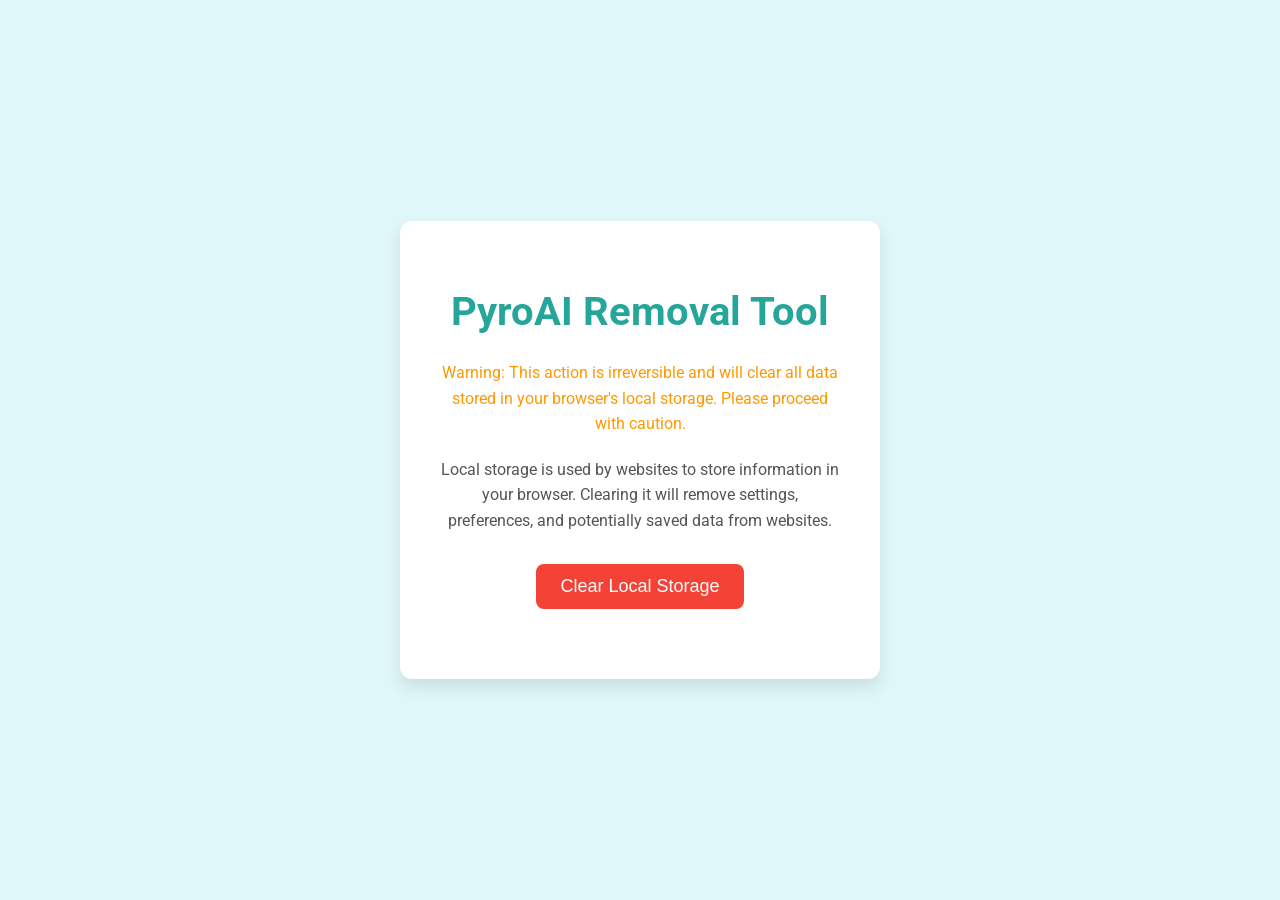
<file: reset.html>
<!DOCTYPE html>
<html lang="en">
<head>
    <meta charset="UTF-8">
    <meta name="viewport" content="width=device-width, initial-scale=1.0">
    <title>PyroAI Removal Tool</title>
    <link rel="preconnect" href="https://fonts.googleapis.com">
    <link rel="preconnect" href="https://fonts.gstatic.com" crossorigin>
    <link href="https://fonts.googleapis.com/css2?family=Roboto:wght@400;700&display=swap" rel="stylesheet">
    <style>
        body {
            font-family: 'Roboto', sans-serif;
            display: flex;
            justify-content: center;
            align-items: center;
            height: 100vh;
            margin: 0;
            background-color: #e0f7fa; /* Açık mavi arka plan */
            color: #333;
        }

        .container {
            background-color: #fff;
            padding: 40px;
            border-radius: 12px;
            box-shadow: 0 8px 16px rgba(0, 0, 0, 0.1); /* Daha belirgin gölge */
            text-align: center;
            width: 400px; /* Sabit genişlik */
        }

        h1 {
            color: #26a69a; /* Teal başlık rengi */
            margin-bottom: 25px;
            font-size: 2.5em; /* Daha büyük başlık */
        }

        p {
            color: #555;
            margin-bottom: 30px;
            line-height: 1.6; /* Satır aralığı */
        }

        button {
            padding: 12px 24px;
            font-size: 18px;
            background-color: #f44336; /* Kırmızı düğme */
            color: white;
            border: none;
            border-radius: 8px;
            cursor: pointer;
            transition: background-color 0.3s ease, transform 0.2s ease; /* Dönüşüm efekti */
        }

        button:hover {
            background-color: #d32f2f; /* Daha koyu kırmızı hover */
            transform: scale(1.05); /* Hafif büyüme efekti */
        }

        button:active {
            transform: scale(0.98); /* Tıklama efekti */
        }

        #message {
            margin-top: 30px;
            font-weight: bold;
            color: #4caf50; /* Yeşil başarı mesajı */
            font-size: 1.2em;
        }

        .warning {
            color: #ff9800; /* Sarı uyarı rengi */
            margin-bottom: 20px;
        }
    </style>
</head>
<body>
    <div class="container">
        <h1>PyroAI Removal Tool</h1>
        <p class="warning">Warning: This action is irreversible and will clear all data stored in your browser's local storage. Please proceed with caution.</p>
        <p>Local storage is used by websites to store information in your browser. Clearing it will remove settings, preferences, and potentially saved data from websites.</p>
        <button id="clearButton">Clear Local Storage</button>
        <p id="message"></p>
    </div>

    <script>
        document.getElementById('clearButton').addEventListener('click', function() {
            if (confirm("Are you sure you want to clear local storage? This action cannot be undone.")) {
                localStorage.clear();
                document.getElementById('message').textContent = "Local storage has been successfully cleared.";
            } else {
                document.getElementById('message').textContent = "Local storage clearing cancelled.";
                document.getElementById('message').style.color = '#ff9800'; // Sarı renk iptal mesajı için
            }
        });
    </script>
</body>
</html>
</file>
<file: grabber.css>
@import url('https://fonts.googleapis.com/css2?family=Inter:wght@300;400;500;600;700;800&family=JetBrains+Mono:wght@400;500&display=swap');

:root {
    --bg: #060608;
    --bg2: #0c0c11;
    --bg3: #121218;
    --card: rgba(255, 255, 255, .025);
    --card-h: rgba(255, 255, 255, .05);
    --glass: rgba(255, 255, 255, .03);
    --t1: #e8e8ec;
    --t2: #72727e;
    --t3: #42424e;
    --accent: #3b82f6;
    --accent-g: rgba(59, 130, 246, .15);
    --accent-l: #60a5fa;
    --teal: #2dd4bf;
    --pink: #f472b6;
    --amber: #fbbf24;
    --red: #ef4444;
    --green: #22c55e;
    --border: rgba(255, 255, 255, .06);
    --border-h: rgba(255, 255, 255, .12);
    --r: 14px;
    --rs: 8px;
    --ease: cubic-bezier(.22, 1, .36, 1);
    --bounce: cubic-bezier(.34, 1.56, .64, 1)
}

* {
    margin: 0;
    padding: 0;
    box-sizing: border-box
}

html {
    scroll-behavior: smooth
}

body {
    font-family: 'Inter', sans-serif;
    background: var(--bg);
    color: var(--t2);
    line-height: 1.6;
    -webkit-font-smoothing: antialiased;
    overflow-x: hidden
}

::selection {
    background: var(--accent);
    color: #fff
}

.wrap {
    max-width: 720px;
    margin: 0 auto;
    padding: 0 1.5rem
}

header {
    position: fixed;
    top: 0;
    width: 100%;
    z-index: 1000;
    background: rgba(6, 6, 8, .8);
    backdrop-filter: blur(20px);
    border-bottom: 1px solid var(--border);
    height: 54px;
    display: flex;
    align-items: center
}

.nav-c {
    max-width: 720px;
    margin: 0 auto;
    padding: 0 1.5rem;
    width: 100%;
    display: flex;
    justify-content: space-between;
    align-items: center
}

.logo {
    font-size: 1.1rem;
    font-weight: 700;
    color: var(--t1);
    text-decoration: none;
    letter-spacing: -.3px
}

.logo span {
    color: var(--accent)
}

.back-link {
    font-size: .75rem;
    color: var(--t3);
    text-decoration: none;
    display: flex;
    align-items: center;
    gap: .3rem;
    transition: .3s
}

.back-link:hover {
    color: var(--t1)
}

main {
    padding-top: 74px;
    padding-bottom: 4rem
}

/* PROGRESS */
.progress-bar {
    position: relative;
    margin-bottom: 2.5rem;
    padding: 0 .5rem
}

.pb-fill {
    position: absolute;
    top: 15px;
    left: 0;
    height: 2px;
    background: var(--accent);
    transition: width .8s var(--ease);
    width: 0%;
    z-index: 1
}

.pb-steps {
    display: flex;
    justify-content: space-between;
    position: relative
}

.pb-step {
    text-align: center;
    z-index: 2
}

.pb-step span {
    width: 30px;
    height: 30px;
    border-radius: 50%;
    background: var(--bg2);
    border: 2px solid var(--border);
    display: flex;
    align-items: center;
    justify-content: center;
    font-size: .7rem;
    font-weight: 700;
    color: var(--t3);
    margin: 0 auto .35rem;
    transition: .4s var(--ease);
    font-family: 'JetBrains Mono'
}

.pb-step p {
    font-size: .6rem;
    color: var(--t3);
    text-transform: uppercase;
    letter-spacing: 1px;
    font-weight: 500
}

.pb-step.active span {
    border-color: var(--accent);
    color: var(--accent);
    background: var(--accent-g);
    box-shadow: 0 0 12px var(--accent-g)
}

.pb-step.done span {
    border-color: var(--green);
    color: #fff;
    background: var(--green)
}

.pb-step.active p,
.pb-step.done p {
    color: var(--t1)
}

/* PHASE */
.phase {
    display: none;
    animation: phaseIn .6s var(--ease)
}

.phase.active {
    display: block
}

@keyframes phaseIn {
    from {
        opacity: 0;
        transform: translateY(20px)
    }

    to {
        opacity: 1;
        transform: translateY(0)
    }
}

.phase-head {
    margin-bottom: 2rem
}

.s-label {
    font-size: .6rem;
    text-transform: uppercase;
    letter-spacing: 3px;
    font-weight: 600;
    color: var(--accent-l);
    margin-bottom: .4rem;
    display: block
}

.s-label i {
    margin-right: .3rem
}

.phase-head h1 {
    font-size: 1.8rem;
    font-weight: 800;
    color: var(--t1);
    letter-spacing: -1.5px;
    margin-bottom: .35rem
}

.s-desc {
    font-size: .8rem;
    color: var(--t3);
    max-width: 420px;
    line-height: 1.6
}

/* CFG SECTION */
.cfg-section {
    margin-bottom: 1.75rem;
    animation: fadeUp .5s var(--ease) both
}

.cfg-section:nth-child(2) {
    animation-delay: .05s
}

.cfg-section:nth-child(3) {
    animation-delay: .1s
}

.cfg-section:nth-child(4) {
    animation-delay: .15s
}

.sub-section {
    background: var(--card);
    border: 1px solid var(--border);
    border-radius: var(--r);
    padding: 1.25rem;
    animation: subIn .4s var(--ease)
}

@keyframes subIn {
    from {
        opacity: 0;
        max-height: 0;
        padding: 0 1.25rem;
        margin: 0
    }

    to {
        opacity: 1;
        max-height: 600px
    }
}

@keyframes fadeUp {
    from {
        opacity: 0;
        transform: translateY(15px)
    }

    to {
        opacity: 1;
        transform: translateY(0)
    }
}

.cfg-title {
    font-size: .85rem;
    font-weight: 700;
    color: var(--t1);
    margin-bottom: .75rem;
    display: flex;
    align-items: center;
    gap: .4rem;
    letter-spacing: -.2px
}

.cfg-title i {
    color: var(--accent-l);
    font-size: .75rem
}

/* OS CARDS */
.os-grid {
    display: grid;
    grid-template-columns: repeat(3, 1fr);
    gap: .6rem
}

.os-card {
    cursor: pointer
}

.os-card input {
    display: none
}

.os-inner {
    background: var(--card);
    border: 1px solid var(--border);
    border-radius: var(--r);
    padding: 1.15rem;
    text-align: center;
    transition: .35s var(--ease);
    display: flex;
    flex-direction: column;
    align-items: center;
    gap: .35rem
}

.os-inner i {
    font-size: 1.6rem;
    color: var(--t3);
    transition: .3s
}

.os-inner strong {
    font-size: .82rem;
    color: var(--t1);
    font-weight: 600
}

.os-price {
    font-size: .65rem;
    color: var(--t3);
    font-family: 'JetBrains Mono'
}

.os-card input:checked+.os-inner {
    border-color: var(--accent);
    background: var(--accent-g);
    box-shadow: 0 0 20px var(--accent-g)
}

.os-card input:checked+.os-inner i {
    color: var(--accent-l)
}

.os-card:hover .os-inner {
    border-color: var(--border-h);
    transform: translateY(-2px)
}

/* TOGGLE CARDS */
.toggle-grid {
    display: grid;
    grid-template-columns: repeat(3, 1fr);
    gap: .55rem
}

.toggle-grid.cols-2 {
    grid-template-columns: repeat(2, 1fr)
}

.toggle-card {
    cursor: pointer
}

.toggle-card input {
    display: none
}

.toggle-inner {
    background: var(--card);
    border: 1px solid var(--border);
    border-radius: var(--rs);
    padding: .75rem;
    display: flex;
    align-items: center;
    gap: .55rem;
    transition: .35s var(--ease)
}

.toggle-card:hover .toggle-inner {
    border-color: var(--border-h);
    transform: translateY(-1px)
}

.toggle-card input:checked+.toggle-inner {
    border-color: var(--accent);
    background: var(--accent-g)
}

.tg-icon {
    width: 32px;
    height: 32px;
    border-radius: 8px;
    display: flex;
    align-items: center;
    justify-content: center;
    font-size: .8rem;
    flex-shrink: 0;
    transition: .3s var(--bounce)
}

.toggle-card input:checked+.toggle-inner .tg-icon {
    transform: scale(1.1)
}

.ic-b {
    background: rgba(59, 130, 246, .1);
    color: var(--accent-l)
}

.ic-pk {
    background: rgba(244, 114, 182, .1);
    color: var(--pink)
}

.ic-a {
    background: rgba(251, 191, 36, .1);
    color: var(--amber)
}

.ic-r {
    background: rgba(239, 68, 68, .1);
    color: var(--red)
}

.ic-t {
    background: rgba(45, 212, 191, .1);
    color: var(--teal)
}

.ic-g {
    background: rgba(34, 197, 94, .1);
    color: var(--green)
}

.toggle-inner strong {
    font-size: .75rem;
    color: var(--t1);
    display: block
}

.toggle-inner p {
    font-size: .6rem;
    color: var(--t3);
    margin-top: .1rem
}

.tg-price {
    margin-left: auto;
    font-size: .62rem;
    color: var(--accent-l);
    font-family: 'JetBrains Mono';
    font-weight: 600;
    white-space: nowrap
}

/* CHIPS */
.chip-grid {
    display: flex;
    flex-wrap: wrap;
    gap: .4rem
}

.chip {
    cursor: pointer
}

.chip input {
    display: none
}

.chip span {
    display: inline-flex;
    align-items: center;
    gap: .3rem;
    padding: .35rem .65rem;
    background: var(--glass);
    border: 1px solid var(--border);
    border-radius: 100px;
    font-size: .68rem;
    color: var(--t2);
    transition: .3s var(--ease);
    font-weight: 500
}

.chip span em {
    font-style: normal;
    color: var(--t3);
    font-family: 'JetBrains Mono';
    font-size: .58rem
}

.chip span i {
    font-size: .55rem;
    color: var(--t3)
}

.chip:hover span {
    border-color: var(--border-h);
    color: var(--t1)
}

.chip input:checked+span {
    background: var(--accent-g);
    border-color: var(--accent);
    color: var(--accent-l)
}

.chip input:checked+span i,
.chip input:checked+span em {
    color: var(--accent-l)
}

/* DISGUISE */
.disguise-grid {
    display: flex;
    flex-wrap: wrap;
    gap: .4rem
}

.disguise-opt {
    cursor: pointer
}

.disguise-opt input {
    display: none
}

.disguise-opt span {
    display: inline-flex;
    align-items: center;
    gap: .35rem;
    padding: .42rem .7rem;
    background: var(--card);
    border: 1px solid var(--border);
    border-radius: var(--rs);
    font-size: .72rem;
    color: var(--t2);
    transition: .3s var(--ease);
    font-weight: 500
}

.disguise-opt span em {
    font-style: normal;
    color: var(--t3);
    font-size: .58rem;
    font-family: 'JetBrains Mono'
}

.disguise-opt span i {
    font-size: .65rem
}

.disguise-opt:hover span {
    border-color: var(--border-h)
}

.disguise-opt input:checked+span {
    background: var(--accent-g);
    border-color: var(--accent);
    color: var(--accent-l)
}

/* STICKY PRICE */
.sticky-price {
    position: sticky;
    bottom: 1rem;
    background: var(--bg2);
    border: 1px solid var(--border);
    border-radius: var(--r);
    padding: .75rem 1rem;
    display: flex;
    align-items: center;
    justify-content: space-between;
    backdrop-filter: blur(20px);
    box-shadow: 0 -8px 30px rgba(0, 0, 0, .3);
    z-index: 50;
    margin-top: 1.5rem
}

.sp-label {
    font-size: .58rem;
    color: var(--t3);
    text-transform: uppercase;
    letter-spacing: 1px;
    display: block
}

.sp-val {
    font-size: 1.3rem;
    font-weight: 800;
    color: var(--t1);
    font-family: 'JetBrains Mono';
    letter-spacing: -.5px;
    transition: .3s
}

.btn-next {
    padding: .55rem 1.2rem;
    background: var(--accent);
    color: #fff;
    border: none;
    border-radius: var(--rs);
    font-size: .78rem;
    font-weight: 600;
    cursor: pointer;
    font-family: 'Inter';
    transition: .3s var(--ease);
    display: flex;
    align-items: center;
    gap: .3rem
}

.btn-next:hover {
    transform: translateY(-2px);
    box-shadow: 0 4px 16px var(--accent-g)
}

/* PRICE CALC */
.price-calc-box {
    background: var(--card);
    border: 1px solid var(--border);
    border-radius: var(--r);
    padding: 2rem;
    margin-top: 1.5rem;
    min-height: 300px;
    position: relative
}

.calc-spinner {
    text-align: center;
    padding: 3rem 0
}

.calc-ring {
    width: 44px;
    height: 44px;
    border: 3px solid var(--border);
    border-top-color: var(--accent);
    border-radius: 50%;
    animation: spin 1s linear infinite;
    margin: 0 auto 1rem
}

@keyframes spin {
    to {
        transform: rotate(360deg)
    }
}

.calc-spinner p {
    font-size: .82rem;
    color: var(--t3)
}

.dots::after {
    content: '';
    animation: dots 1.5s infinite
}

@keyframes dots {
    0% {
        content: ''
    }

    33% {
        content: '.'
    }

    66% {
        content: '..'
    }

    100% {
        content: '...'
    }
}

/* RECEIPT */
.receipt {
    margin-bottom: 1rem
}

.receipt-item {
    display: flex;
    justify-content: space-between;
    align-items: center;
    padding: .45rem 0;
    border-bottom: 1px solid var(--border);
    font-size: .75rem;
    opacity: 0;
    transform: translateX(-10px);
    animation: itemIn .35s var(--ease) forwards
}

.receipt-item:last-child {
    border: none
}

.receipt-item .ri-name {
    color: var(--t1);
    display: flex;
    align-items: center;
    gap: .3rem
}

.receipt-item .ri-name i {
    color: var(--accent-l);
    font-size: .6rem;
    width: 14px
}

.receipt-item .ri-price {
    color: var(--green);
    font-family: 'JetBrains Mono';
    font-size: .72rem;
    font-weight: 600
}

.receipt-item .ri-price.free {
    color: var(--t3)
}

@keyframes itemIn {
    to {
        opacity: 1;
        transform: translateX(0)
    }
}

.total-row,
.final-row {
    display: flex;
    justify-content: space-between;
    padding: .65rem 0;
    border-top: 2px solid var(--border-h);
    margin-top: .3rem
}

.total-row span:first-child,
.final-row span:first-child {
    font-size: .85rem;
    font-weight: 700;
    color: var(--t1)
}

.total-val {
    font-size: 1.15rem;
    font-weight: 800;
    color: var(--t1);
    font-family: 'JetBrains Mono';
    letter-spacing: -.5px
}

.discount-row {
    display: flex;
    justify-content: space-between;
    padding: .4rem .6rem;
    background: rgba(34, 197, 94, .06);
    border: 1px solid rgba(34, 197, 94, .12);
    border-radius: var(--rs);
    margin: .5rem 0;
    animation: discountPop .5s var(--bounce)
}

.discount-row span:first-child {
    color: var(--green);
    font-size: .72rem;
    font-weight: 600
}

.discount-val {
    color: var(--green);
    font-family: 'JetBrains Mono';
    font-size: .75rem;
    font-weight: 700
}

.final-val {
    font-size: 1.2rem;
    font-weight: 800;
    color: var(--green);
    font-family: 'JetBrains Mono';
    letter-spacing: -.5px
}

@keyframes discountPop {
    from {
        opacity: 0;
        transform: scale(.9)
    }

    to {
        opacity: 1;
        transform: scale(1)
    }
}

.calc-btns {
    display: flex;
    gap: .5rem;
    margin-top: 1.25rem
}

.btn-accept {
    flex: 1;
    padding: .6rem;
    background: var(--green);
    color: #fff;
    border: none;
    border-radius: var(--rs);
    font-size: .82rem;
    font-weight: 700;
    cursor: pointer;
    font-family: 'Inter';
    transition: .3s var(--ease);
    display: flex;
    align-items: center;
    justify-content: center;
    gap: .3rem
}

.btn-accept:hover {
    transform: translateY(-2px);
    box-shadow: 0 4px 16px rgba(34, 197, 94, .25)
}

.btn-reject {
    flex: 1;
    padding: .6rem;
    background: var(--glass);
    border: 1px solid var(--border);
    color: var(--t2);
    border-radius: var(--rs);
    font-size: .82rem;
    font-weight: 600;
    cursor: pointer;
    font-family: 'Inter';
    transition: .3s
}

.btn-reject:hover {
    border-color: var(--red);
    color: var(--red)
}

.btn-back {
    flex: 1;
    padding: .6rem;
    background: var(--glass);
    border: 1px solid var(--border);
    color: var(--t2);
    border-radius: var(--rs);
    font-size: .82rem;
    font-weight: 600;
    cursor: pointer;
    font-family: 'Inter';
    transition: .3s
}

.btn-back:hover {
    color: var(--t1);
    border-color: var(--border-h)
}

/* PHASE 3 */
.checkout-box {
    background: var(--card);
    border: 1px solid var(--border);
    border-radius: var(--r);
    padding: 1.75rem;
    margin-top: 1.5rem
}

.co-summary {
    background: var(--bg);
    border: 1px solid var(--border);
    border-radius: var(--rs);
    padding: .75rem;
    margin-bottom: 1.25rem;
    font-size: .72rem;
    color: var(--t2);
    font-family: 'JetBrains Mono';
    line-height: 1.8;
    display: flex;
    justify-content: space-between;
    align-items: center
}

.co-summary .co-total {
    font-size: 1.1rem;
    font-weight: 800;
    color: var(--green)
}

.fg {
    margin-bottom: .85rem
}

.fg label {
    display: block;
    font-size: .68rem;
    color: var(--t2);
    margin-bottom: .3rem;
    font-weight: 500;
    letter-spacing: .2px
}

.fg input,
.fg textarea,
.fg select {
    width: 100%;
    background: var(--bg);
    border: 1px solid var(--border);
    border-radius: var(--rs);
    padding: .5rem .65rem;
    font-size: .78rem;
    color: var(--t1);
    font-family: 'Inter';
    outline: none;
    transition: .3s;
    resize: vertical
}

.fg input:focus,
.fg textarea:focus,
.fg select:focus {
    border-color: var(--accent);
    box-shadow: 0 0 0 3px var(--accent-g)
}

.fg .hint {
    font-size: .56rem;
    color: var(--t3);
    margin-top: .2rem;
    display: block
}

.btn-submit {
    width: 100%;
    padding: .65rem;
    background: var(--accent);
    color: #fff;
    border: none;
    border-radius: var(--rs);
    font-size: .82rem;
    font-weight: 700;
    cursor: pointer;
    font-family: 'Inter';
    transition: .3s;
    display: flex;
    align-items: center;
    justify-content: center;
    gap: .3rem
}

.btn-submit:hover {
    transform: translateY(-2px);
    box-shadow: 0 4px 16px var(--accent-g)
}

.co-success {
    text-align: center;
    padding: 2rem 0
}

.co-success i {
    font-size: 2.5rem;
    color: var(--green);
    margin-bottom: .75rem;
    display: block
}

.co-success h3 {
    font-size: 1.1rem;
    color: var(--t1);
    font-weight: 700;
    margin-bottom: .35rem
}

.co-success p {
    font-size: .78rem;
    color: var(--t3);
    margin-bottom: 1.25rem
}

.btn-back-home {
    display: inline-flex;
    align-items: center;
    gap: .3rem;
    padding: .5rem 1rem;
    background: var(--glass);
    border: 1px solid var(--border);
    color: var(--t2);
    border-radius: var(--rs);
    font-size: .75rem;
    text-decoration: none;
    transition: .3s
}

.btn-back-home:hover {
    color: var(--t1);
    border-color: var(--border-h)
}

@media(max-width:640px) {

    .os-grid,
    .toggle-grid,
    .toggle-grid.cols-2 {
        grid-template-columns: 1fr
    }

    .phase-head h1 {
        font-size: 1.4rem
    }

    .sticky-price {
        flex-direction: column;
        gap: .5rem;
        text-align: center
    }

    .calc-btns {
        flex-direction: column
    }

    .wrap {
        padding: 0 1rem
    }
}
</file>
